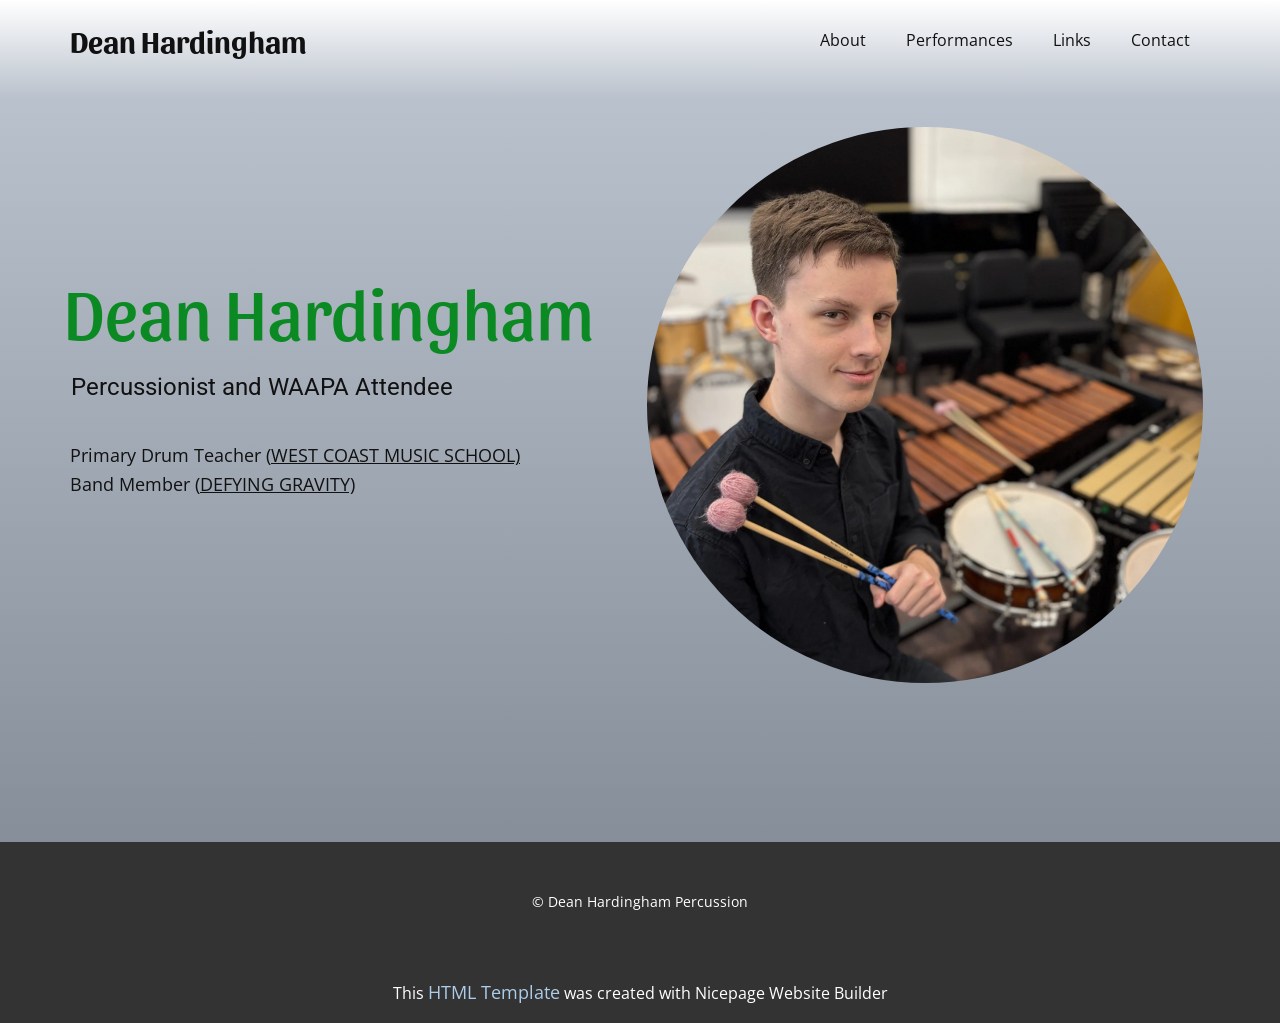
<file: index.html>
<!DOCTYPE html>
<html style="font-size: 16px;" lang="en"><head>
    <meta name="viewport" content="width=device-width, initial-scale=1.0">
    <meta charset="utf-8">
    <meta name="keywords" content="Dean Hardingham">
    <meta name="description" content="">
    <title>Home</title>
    <link rel="stylesheet" href="nicepage.css" media="screen">
<link rel="stylesheet" href="index.css" media="screen">
    <script class="u-script" type="text/javascript" src="jquery.js" defer=""></script>
    <script class="u-script" type="text/javascript" src="nicepage.js" defer=""></script>
    <meta name="generator" content="Nicepage 8.4.0, nicepage.com">
    
    
    
    <link id="u-page-google-font" rel="stylesheet" href="https://fonts.googleapis.com/css2?display=swap&amp;family=Roboto:ital,wght@0,100;0,200;0,300;0,400;0,500;0,600;0,700;0,800;0,900;1,100;1,200;1,300;1,400;1,500;1,600;1,700;1,800;1,900&amp;family=Open+Sans:ital,wght@0,300;0,400;0,500;0,600;0,700;0,800;1,300;1,400;1,500;1,600;1,700;1,800&amp;family=Sansita:ital,wght@0,400;0,700;0,800;0,900;1,400;1,700;1,800;1,900">
    <script type="application/ld+json">{
		"@context": "http://schema.org",
		"@type": "Organization",
		"name": "Site1"
}</script>
    <meta name="theme-color" content="#478ac9">
    <meta property="og:title" content="Home">
    <meta property="og:type" content="website">
  <meta data-intl-tel-input-cdn-path="intlTelInput/"></head>
  <body data-home-page="Home.html" data-home-page-title="Home" data-path-to-root="./" data-include-products="false" class="u-body u-clearfix u-xl-mode" data-lang="en"><header class="u-clearfix u-gradient u-header u-header" id="header"><div class="u-clearfix u-sheet u-valign-middle-lg u-valign-middle-md u-valign-middle-sm u-valign-middle-xs u-sheet-1">
        <p class="u-custom-font u-text u-text-default u-text-1">
          <a class="u-active-none u-border-none u-btn u-button-link u-button-style u-hover-none u-none u-text-body-color u-btn-1" href="./" data-page-id="49605320" title="Home">Dean Hardingham</a>
        </p>
        <nav class="u-menu u-menu-one-level u-offcanvas u-menu-1" role="navigation" aria-label="Menu navigation">
          <div class="menu-collapse" style="font-size: 1rem; letter-spacing: 0px;">
            <a class="u-button-style u-custom-left-right-menu-spacing u-custom-padding-bottom u-custom-text-active-color u-custom-text-hover-color u-custom-top-bottom-menu-spacing u-hamburger-link u-nav-link u-text-active-palette-1-base u-text-hover-palette-2-base" href="#" tabindex="-1" aria-label="Open menu" aria-controls="ca9d">
              <svg class="u-svg-link" viewBox="0 0 24 24"><use xlink:href="#menu-hamburger"></use></svg>
              <svg class="u-svg-content" version="1.1" id="menu-hamburger" viewBox="0 0 16 16" x="0px" y="0px" xmlns:xlink="http://www.w3.org/1999/xlink" xmlns="http://www.w3.org/2000/svg"><g><rect y="1" width="16" height="2"></rect><rect y="7" width="16" height="2"></rect><rect y="13" width="16" height="2"></rect>
</g></svg>
            </a>
          </div>
          <div class="u-custom-menu u-nav-container">
            <ul class="u-nav u-unstyled u-nav-1" role="menubar"><li role="none" class="u-nav-item"><a role="menuitem" class="u-button-style u-nav-link u-text-active-custom-color-2 u-text-hover-palette-2-base u-nav-link-2" href="About.html">About</a>
</li><li role="none" class="u-nav-item"><a role="menuitem" class="u-button-style u-nav-link u-text-active-custom-color-2 u-text-hover-palette-2-base u-nav-link-2" href="Performances.html">Performances</a>
</li><li role="none" class="u-nav-item"><a role="menuitem" class="u-button-style u-nav-link u-text-active-custom-color-2 u-text-hover-palette-2-base u-nav-link-2" href="Links.html">Links</a>
</li><li role="none" class="u-nav-item"><a role="menuitem" class="u-button-style u-nav-link u-text-active-custom-color-2 u-text-hover-palette-2-base u-nav-link-2" href="Contact.html">Contact</a>
</li></ul>
          </div>
          <div class="u-custom-menu u-nav-container-collapse" id="ca9d" role="region" aria-label="Menu panel">
            <div class="u-black u-container-style u-inner-container-layout u-opacity u-opacity-95 u-sidenav">
              <div class="u-inner-container-layout u-sidenav-overflow">
                <div class="u-menu-close" tabindex="-1" aria-label="Close menu"></div>
                <ul class="u-align-center u-nav u-popupmenu-items u-unstyled u-nav-2" role="menubar"><li role="none" class="u-nav-item"><a role="menuitem" class="u-button-style u-nav-link" href="About.html">About</a>
</li><li role="none" class="u-nav-item"><a role="menuitem" class="u-button-style u-nav-link" href="Performances.html">Performances</a>
</li><li role="none" class="u-nav-item"><a role="menuitem" class="u-button-style u-nav-link" href="Links.html">Links</a>
</li><li role="none" class="u-nav-item"><a role="menuitem" class="u-button-style u-nav-link" href="Contact.html">Contact</a>
</li></ul>
              </div>
            </div>
            <div class="u-black u-menu-overlay u-opacity u-opacity-70"></div>
          </div>
        </nav>
      </div></header>
    <section class="u-clearfix u-gradient u-section-1" id="block-1">
      <div class="u-clearfix u-sheet u-valign-middle-xl u-sheet-1">
        <div class="data-layout-selected u-clearfix u-expanded-width u-layout-wrap u-layout-wrap-1">
          <div class="u-layout">
            <div class="u-layout-row">
              <div class="u-container-style u-layout-cell u-size-30 u-layout-cell-1">
                <div class="u-container-layout u-container-layout-1">
                  <h1 class="u-custom-font u-text u-text-custom-color-3 u-text-default u-text-1">Dean Hardingham</h1>
                  <h4 class="u-text u-text-default u-text-2">Percussionist and WAAPA Attendee</h4>
                  <p class="u-text u-text-default u-text-3"> Primary Drum Teacher (<u>WEST COAST MUSIC SCHOOL)</u>
                    <br>Band Member (<u>DEFYING GRAVITY)</u>
                  </p>
                </div>
              </div>
              <div class="u-container-style u-layout-cell u-size-30 u-layout-cell-2">
                <div class="u-container-layout u-container-layout-2">
                  <img class="u-image u-image-circle u-preserve-proportions u-image-1" src="images/DigitalPressKitImage-Headshot.webp" alt="" data-image-width="1920" data-image-height="1920">
                </div>
              </div>
            </div>
          </div>
        </div>
      </div>
    </section>
    
    
    
    <footer class="u-align-center u-clearfix u-container-align-center u-footer u-grey-80 u-footer" id="footer"><div class="u-clearfix u-sheet u-valign-middle-xl u-sheet-1">
        <p class="u-small-text u-text u-text-variant u-text-1"> ©&nbsp;Dean Hardingham Percussion</p>
      </div></footer>
    <section class="u-backlink u-clearfix u-grey-80"> This <a href="https://nicepage.com/html-templates">HTML Template</a> was created with Nicepage Website Builder 
    </section>
  
</body></html>
</file>
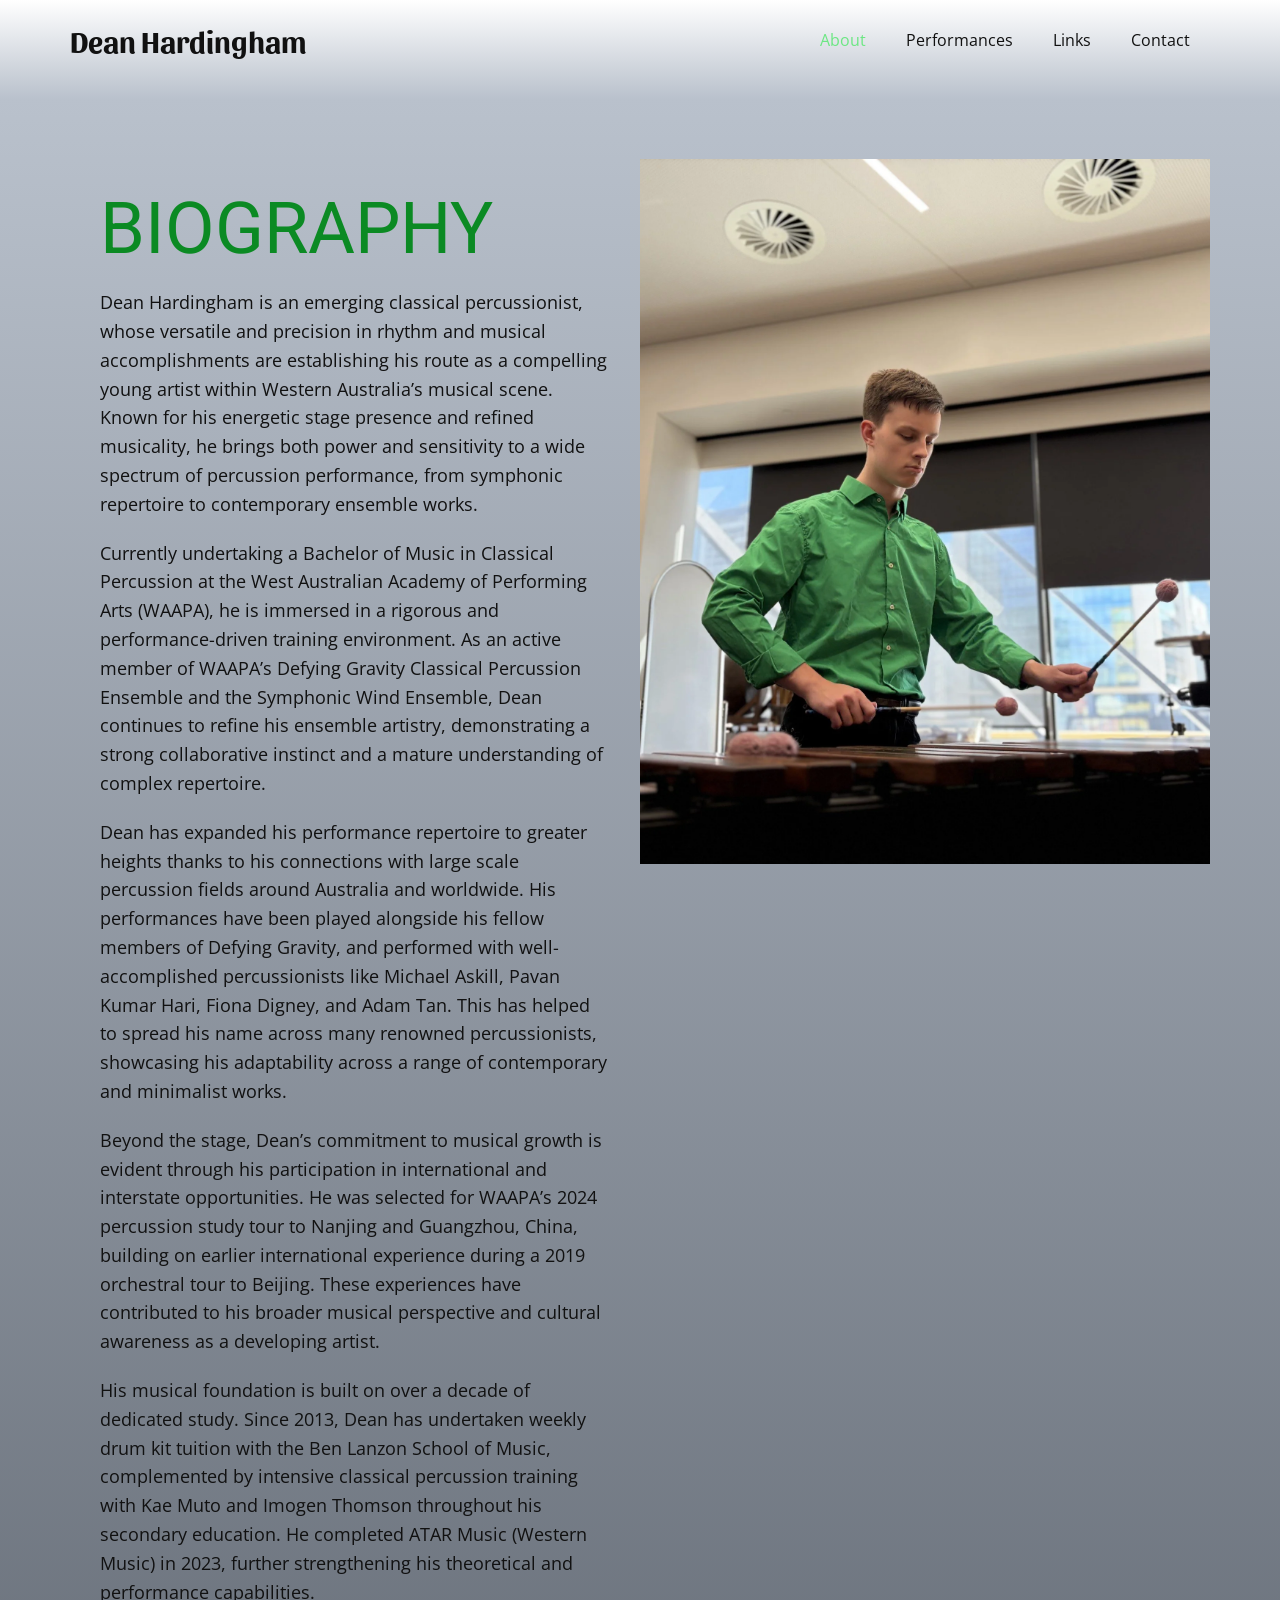
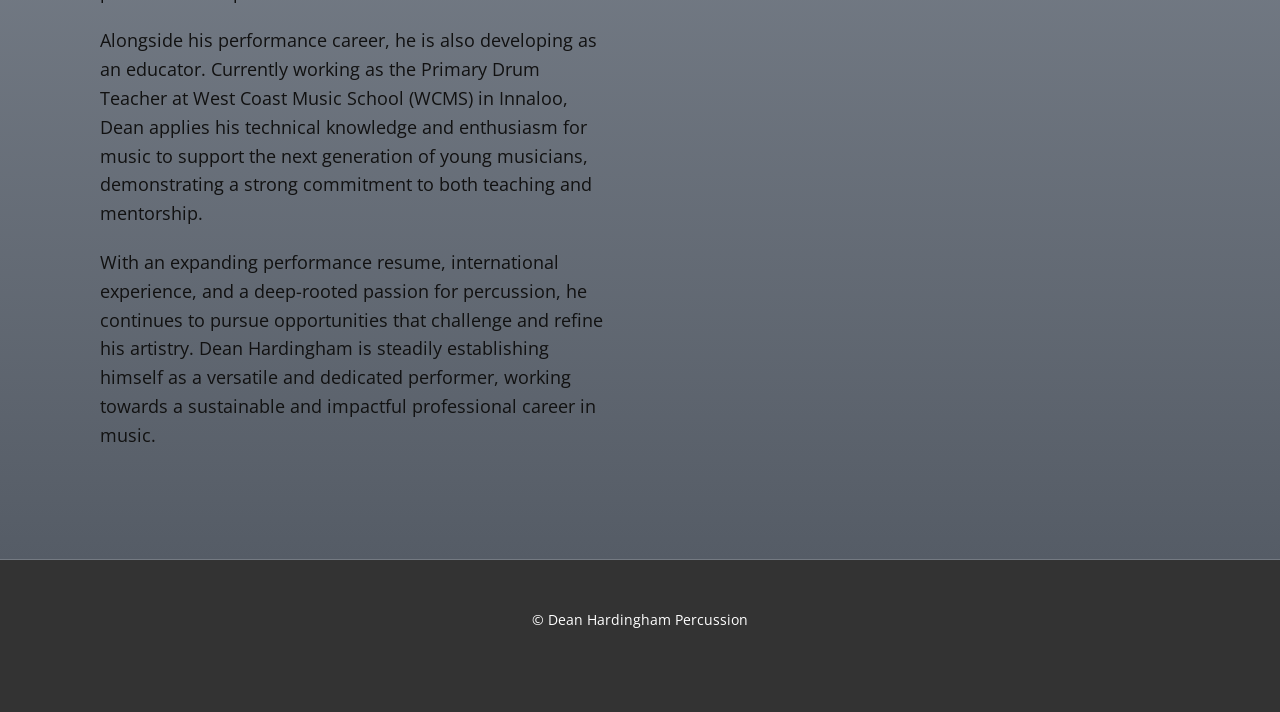
<file: About.html>
<!DOCTYPE html>
<html style="font-size: 16px;" lang="en"><head>
    <meta name="viewport" content="width=device-width, initial-scale=1.0">
    <meta charset="utf-8">
    <meta name="keywords" content="​BIOGRAPHY">
    <meta name="description" content="">
    <title>About</title>
    <link rel="stylesheet" href="nicepage.css" media="screen">
<link rel="stylesheet" href="About.css" media="screen">
    <script class="u-script" type="text/javascript" src="jquery.js" defer=""></script>
    <script class="u-script" type="text/javascript" src="nicepage.js" defer=""></script>
    <meta name="generator" content="Nicepage 8.4.0, nicepage.com">
    
    
    
    <link id="u-page-google-font" rel="stylesheet" href="https://fonts.googleapis.com/css2?display=swap&amp;family=Roboto:ital,wght@0,100;0,200;0,300;0,400;0,500;0,600;0,700;0,800;0,900;1,100;1,200;1,300;1,400;1,500;1,600;1,700;1,800;1,900&amp;family=Open+Sans:ital,wght@0,300;0,400;0,500;0,600;0,700;0,800;1,300;1,400;1,500;1,600;1,700;1,800&amp;family=Sansita:ital,wght@0,400;0,700;0,800;0,900;1,400;1,700;1,800;1,900">
    <script type="application/ld+json">{
		"@context": "http://schema.org",
		"@type": "Organization",
		"name": "Site1"
}</script>
    <meta name="theme-color" content="#478ac9">
    <meta property="og:title" content="About">
    <meta property="og:type" content="website">
  <meta data-intl-tel-input-cdn-path="intlTelInput/"></head>
  <body data-path-to-root="./" data-include-products="false" class="u-body u-clearfix u-xl-mode" data-lang="en"><header class="u-clearfix u-gradient u-header u-header" id="header"><div class="u-clearfix u-sheet u-valign-middle-lg u-valign-middle-md u-valign-middle-sm u-valign-middle-xs u-sheet-1">
        <p class="u-custom-font u-text u-text-default u-text-1">
          <a class="u-active-none u-border-none u-btn u-button-link u-button-style u-hover-none u-none u-text-body-color u-btn-1" href="./" data-page-id="49605320" title="Home">Dean Hardingham</a>
        </p>
        <nav class="u-menu u-menu-one-level u-offcanvas u-menu-1" role="navigation" aria-label="Menu navigation">
          <div class="menu-collapse" style="font-size: 1rem; letter-spacing: 0px;">
            <a class="u-button-style u-custom-left-right-menu-spacing u-custom-padding-bottom u-custom-text-active-color u-custom-text-hover-color u-custom-top-bottom-menu-spacing u-hamburger-link u-nav-link u-text-active-palette-1-base u-text-hover-palette-2-base" href="#" tabindex="-1" aria-label="Open menu" aria-controls="ca9d">
              <svg class="u-svg-link" viewBox="0 0 24 24"><use xlink:href="#menu-hamburger"></use></svg>
              <svg class="u-svg-content" version="1.1" id="menu-hamburger" viewBox="0 0 16 16" x="0px" y="0px" xmlns:xlink="http://www.w3.org/1999/xlink" xmlns="http://www.w3.org/2000/svg"><g><rect y="1" width="16" height="2"></rect><rect y="7" width="16" height="2"></rect><rect y="13" width="16" height="2"></rect>
</g></svg>
            </a>
          </div>
          <div class="u-custom-menu u-nav-container">
            <ul class="u-nav u-unstyled u-nav-1" role="menubar"><li role="none" class="u-nav-item"><a role="menuitem" class="u-button-style u-nav-link u-text-active-custom-color-2 u-text-hover-palette-2-base u-nav-link-2" href="About.html">About</a>
</li><li role="none" class="u-nav-item"><a role="menuitem" class="u-button-style u-nav-link u-text-active-custom-color-2 u-text-hover-palette-2-base u-nav-link-2" href="Performances.html">Performances</a>
</li><li role="none" class="u-nav-item"><a role="menuitem" class="u-button-style u-nav-link u-text-active-custom-color-2 u-text-hover-palette-2-base u-nav-link-2" href="Links.html">Links</a>
</li><li role="none" class="u-nav-item"><a role="menuitem" class="u-button-style u-nav-link u-text-active-custom-color-2 u-text-hover-palette-2-base u-nav-link-2" href="Contact.html">Contact</a>
</li></ul>
          </div>
          <div class="u-custom-menu u-nav-container-collapse" id="ca9d" role="region" aria-label="Menu panel">
            <div class="u-black u-container-style u-inner-container-layout u-opacity u-opacity-95 u-sidenav">
              <div class="u-inner-container-layout u-sidenav-overflow">
                <div class="u-menu-close" tabindex="-1" aria-label="Close menu"></div>
                <ul class="u-align-center u-nav u-popupmenu-items u-unstyled u-nav-2" role="menubar"><li role="none" class="u-nav-item"><a role="menuitem" class="u-button-style u-nav-link" href="About.html">About</a>
</li><li role="none" class="u-nav-item"><a role="menuitem" class="u-button-style u-nav-link" href="Performances.html">Performances</a>
</li><li role="none" class="u-nav-item"><a role="menuitem" class="u-button-style u-nav-link" href="Links.html">Links</a>
</li><li role="none" class="u-nav-item"><a role="menuitem" class="u-button-style u-nav-link" href="Contact.html">Contact</a>
</li></ul>
              </div>
            </div>
            <div class="u-black u-menu-overlay u-opacity u-opacity-70"></div>
          </div>
        </nav>
      </div></header>
    <section class="u-clearfix u-gradient u-section-1" id="block-1">
      <div class="u-clearfix u-sheet u-valign-middle-xl u-sheet-1">
        <div class="data-layout-selected u-clearfix u-expanded-width u-layout-wrap u-layout-wrap-1">
          <div class="u-layout">
            <div class="u-layout-row">
              <div class="u-container-style u-layout-cell u-size-30 u-layout-cell-1">
                <div class="u-container-layout u-container-layout-1">
                  <h1 class="u-text u-text-custom-color-3 u-text-default u-text-1"> BIOGRAPHY</h1>
                  <div class="fr-view u-clearfix u-rich-text u-text u-text-2">
                    <p id="isPasted">Dean Hardingham is an emerging classical percussionist, whose versatile and precision in rhythm and musical accomplishments are establishing his route as a compelling young artist within Western Australia’s musical scene. Known for his energetic stage presence and refined musicality, he brings both power and sensitivity to a wide spectrum of percussion performance, from symphonic repertoire to contemporary ensemble works.</p>
                    <p>Currently undertaking a Bachelor of Music in Classical Percussion at the West Australian Academy of Performing Arts (WAAPA), he is immersed in a rigorous and performance-driven training environment. As an active member of WAAPA’s Defying Gravity Classical Percussion Ensemble and the Symphonic Wind Ensemble, Dean continues to refine his ensemble artistry, demonstrating a strong collaborative instinct and a mature understanding of complex repertoire.</p>
                    <p>Dean has expanded his performance repertoire to greater heights thanks to his connections with large scale percussion fields around Australia and worldwide. His performances have been played alongside his fellow members of Defying Gravity, and performed with well-accomplished percussionists like Michael Askill, Pavan Kumar Hari, Fiona Digney, and Adam Tan. This has helped to spread his name across many renowned percussionists, showcasing his adaptability across a range of contemporary and minimalist works.</p>
                    <p>Beyond the stage, Dean’s commitment to musical growth is evident through his participation in international and interstate opportunities. He was selected for WAAPA’s 2024 percussion study tour to Nanjing and Guangzhou, China, building on earlier international experience during a 2019 orchestral tour to Beijing. These experiences have contributed to his broader musical perspective and cultural awareness as a developing artist.</p>
                    <p>His musical foundation is built on over a decade of dedicated study. Since 2013, Dean has undertaken weekly drum kit tuition with the Ben Lanzon School of Music, complemented by intensive classical percussion training with Kae Muto and Imogen Thomson throughout his secondary education. He completed ATAR Music (Western Music) in 2023, further strengthening his theoretical and performance capabilities.</p>
                    <p>Alongside his performance career, he is also developing as an educator. Currently working as the Primary Drum Teacher at West Coast Music School (WCMS) in Innaloo, Dean applies his technical knowledge and enthusiasm for music to support the next generation of young musicians, demonstrating a strong commitment to both teaching and mentorship.</p>
                    <p>With an expanding performance resume, international experience, and a deep-rooted passion for percussion, he continues to pursue opportunities that challenge and refine his artistry. Dean Hardingham is steadily establishing himself as a versatile and dedicated performer, working towards a sustainable and impactful professional career in music.</p>
                  </div>
                </div>
              </div>
              <div class="u-container-style u-layout-cell u-size-30 u-layout-cell-2">
                <div class="u-container-layout u-container-layout-2">
                  <img class="u-expanded-width u-image u-image-1" src="images/DigitalPressKitImage-Performing.webp" data-image-width="1920" data-image-height="1920">
                </div>
              </div>
            </div>
          </div>
        </div>
      </div>
    </section>
    
    
    
    <footer class="u-align-center u-clearfix u-container-align-center u-footer u-grey-80 u-footer" id="footer"><div class="u-clearfix u-sheet u-valign-middle-xl u-sheet-1">
        <p class="u-small-text u-text u-text-variant u-text-1"> ©&nbsp;Dean Hardingham Percussion</p>
      </div></footer>
    <section class="u-backlink u-clearfix u-grey-80"></section>
  
</body></html>
</file>
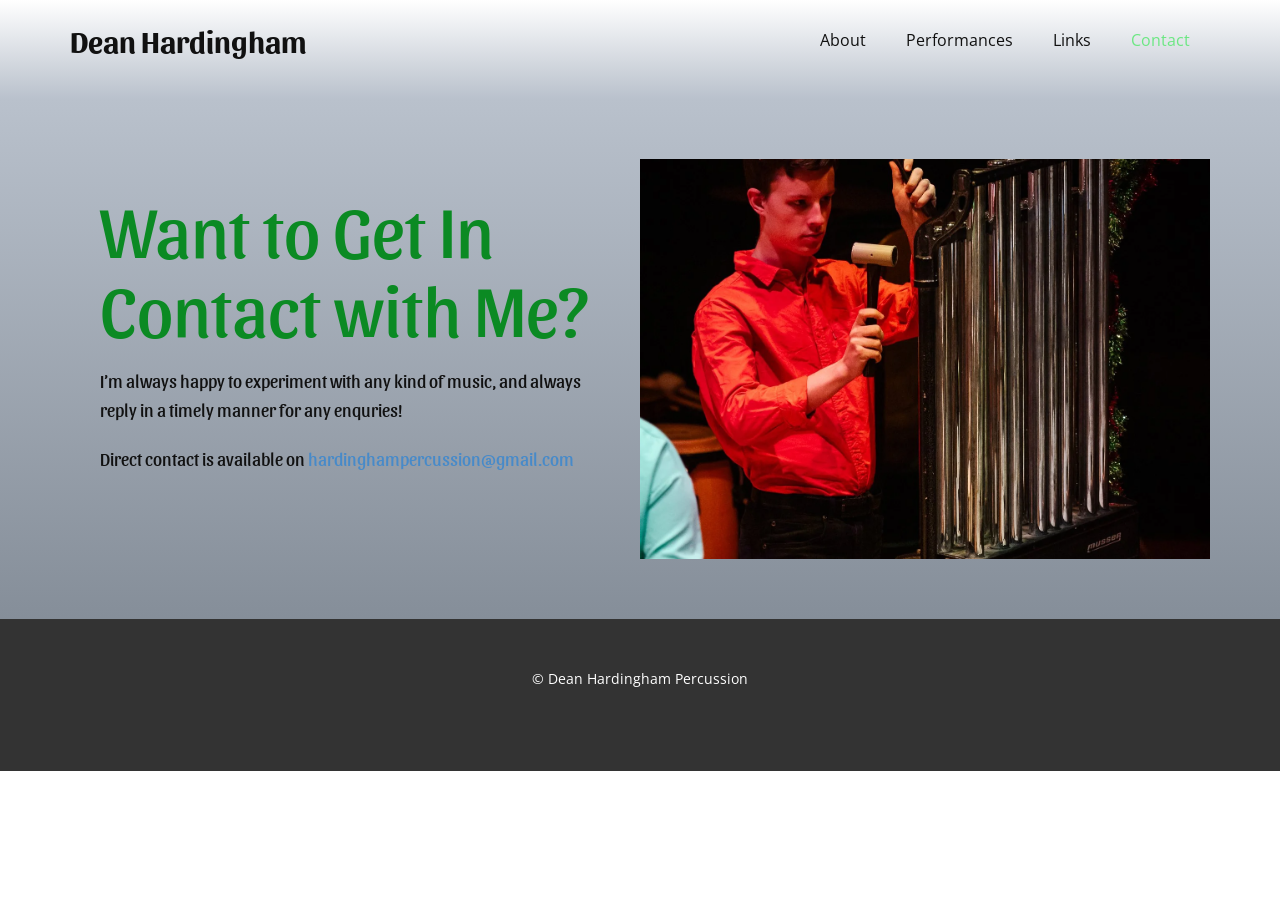
<file: Contact.html>
<!DOCTYPE html>
<html style="font-size: 16px;" lang="en"><head>
    <meta name="viewport" content="width=device-width, initial-scale=1.0">
    <meta charset="utf-8">
    <meta name="keywords" content="​Want to Get In Contact with Me?">
    <meta name="description" content="">
    <title>Contact</title>
    <link rel="stylesheet" href="nicepage.css" media="screen">
<link rel="stylesheet" href="Contact.css" media="screen">
    <script class="u-script" type="text/javascript" src="jquery.js" defer=""></script>
    <script class="u-script" type="text/javascript" src="nicepage.js" defer=""></script>
    <meta name="generator" content="Nicepage 8.4.0, nicepage.com">
    
    
    
    <link id="u-page-google-font" rel="stylesheet" href="https://fonts.googleapis.com/css2?display=swap&amp;family=Roboto:ital,wght@0,100;0,200;0,300;0,400;0,500;0,600;0,700;0,800;0,900;1,100;1,200;1,300;1,400;1,500;1,600;1,700;1,800;1,900&amp;family=Open+Sans:ital,wght@0,300;0,400;0,500;0,600;0,700;0,800;1,300;1,400;1,500;1,600;1,700;1,800&amp;family=Sansita:ital,wght@0,400;0,700;0,800;0,900;1,400;1,700;1,800;1,900">
    <script type="application/ld+json">{
		"@context": "http://schema.org",
		"@type": "Organization",
		"name": "Site1"
}</script>
    <meta name="theme-color" content="#478ac9">
    <meta property="og:title" content="Contact">
    <meta property="og:type" content="website">
  <meta data-intl-tel-input-cdn-path="intlTelInput/"></head>
  <body data-path-to-root="./" data-include-products="false" class="u-body u-clearfix u-xl-mode" data-lang="en"><header class="u-clearfix u-gradient u-header u-header" id="header"><div class="u-clearfix u-sheet u-valign-middle-lg u-valign-middle-md u-valign-middle-sm u-valign-middle-xs u-sheet-1">
        <p class="u-custom-font u-text u-text-default u-text-1">
          <a class="u-active-none u-border-none u-btn u-button-link u-button-style u-hover-none u-none u-text-body-color u-btn-1" href="./" data-page-id="49605320" title="Home">Dean Hardingham</a>
        </p>
        <nav class="u-menu u-menu-one-level u-offcanvas u-menu-1" role="navigation" aria-label="Menu navigation">
          <div class="menu-collapse" style="font-size: 1rem; letter-spacing: 0px;">
            <a class="u-button-style u-custom-left-right-menu-spacing u-custom-padding-bottom u-custom-text-active-color u-custom-text-hover-color u-custom-top-bottom-menu-spacing u-hamburger-link u-nav-link u-text-active-palette-1-base u-text-hover-palette-2-base" href="#" tabindex="-1" aria-label="Open menu" aria-controls="ca9d">
              <svg class="u-svg-link" viewBox="0 0 24 24"><use xlink:href="#menu-hamburger"></use></svg>
              <svg class="u-svg-content" version="1.1" id="menu-hamburger" viewBox="0 0 16 16" x="0px" y="0px" xmlns:xlink="http://www.w3.org/1999/xlink" xmlns="http://www.w3.org/2000/svg"><g><rect y="1" width="16" height="2"></rect><rect y="7" width="16" height="2"></rect><rect y="13" width="16" height="2"></rect>
</g></svg>
            </a>
          </div>
          <div class="u-custom-menu u-nav-container">
            <ul class="u-nav u-unstyled u-nav-1" role="menubar"><li role="none" class="u-nav-item"><a role="menuitem" class="u-button-style u-nav-link u-text-active-custom-color-2 u-text-hover-palette-2-base u-nav-link-2" href="About.html">About</a>
</li><li role="none" class="u-nav-item"><a role="menuitem" class="u-button-style u-nav-link u-text-active-custom-color-2 u-text-hover-palette-2-base u-nav-link-2" href="Performances.html">Performances</a>
</li><li role="none" class="u-nav-item"><a role="menuitem" class="u-button-style u-nav-link u-text-active-custom-color-2 u-text-hover-palette-2-base u-nav-link-2" href="Links.html">Links</a>
</li><li role="none" class="u-nav-item"><a role="menuitem" class="u-button-style u-nav-link u-text-active-custom-color-2 u-text-hover-palette-2-base u-nav-link-2" href="Contact.html">Contact</a>
</li></ul>
          </div>
          <div class="u-custom-menu u-nav-container-collapse" id="ca9d" role="region" aria-label="Menu panel">
            <div class="u-black u-container-style u-inner-container-layout u-opacity u-opacity-95 u-sidenav">
              <div class="u-inner-container-layout u-sidenav-overflow">
                <div class="u-menu-close" tabindex="-1" aria-label="Close menu"></div>
                <ul class="u-align-center u-nav u-popupmenu-items u-unstyled u-nav-2" role="menubar"><li role="none" class="u-nav-item"><a role="menuitem" class="u-button-style u-nav-link" href="About.html">About</a>
</li><li role="none" class="u-nav-item"><a role="menuitem" class="u-button-style u-nav-link" href="Performances.html">Performances</a>
</li><li role="none" class="u-nav-item"><a role="menuitem" class="u-button-style u-nav-link" href="Links.html">Links</a>
</li><li role="none" class="u-nav-item"><a role="menuitem" class="u-button-style u-nav-link" href="Contact.html">Contact</a>
</li></ul>
              </div>
            </div>
            <div class="u-black u-menu-overlay u-opacity u-opacity-70"></div>
          </div>
        </nav>
      </div></header>
    <section class="u-clearfix u-gradient u-section-1" id="block-1">
      <div class="u-clearfix u-sheet u-sheet-1">
        <div class="data-layout-selected u-clearfix u-expanded-width u-layout-wrap u-layout-wrap-1">
          <div class="u-layout">
            <div class="u-layout-row">
              <div class="u-container-style u-layout-cell u-size-30 u-layout-cell-1">
                <div class="u-container-layout u-container-layout-1">
                  <h1 class="u-custom-font u-text u-text-custom-color-3 u-text-default u-text-1"> Want to Get In Contact with Me?</h1>
                  <p class="u-custom-font u-text u-text-default u-text-2"> I’m always happy to experiment with any kind of music, and always reply in a timely manner for any enquries!</p>
                  <p class="u-custom-font u-text u-text-default u-text-3">Direct contact is available on <a href="mailto:hardinghampercussion@gmail.com" class="u-active-none u-border-none u-btn u-button-style u-hover-none u-none u-text-palette-1-base u-btn-1">hardinghampercussion@gmail.com</a>
                  </p>
                </div>
              </div>
              <div class="u-container-align-center u-container-style u-image u-layout-cell u-size-30 u-image-1" data-image-width="1365" data-image-height="2048">
                <div class="u-container-layout u-container-layout-2"></div>
              </div>
            </div>
          </div>
        </div>
      </div>
    </section>
    
    
    
    <footer class="u-align-center u-clearfix u-container-align-center u-footer u-grey-80 u-footer" id="footer"><div class="u-clearfix u-sheet u-valign-middle-xl u-sheet-1">
        <p class="u-small-text u-text u-text-variant u-text-1"> ©&nbsp;Dean Hardingham Percussion</p>
      </div></footer>
    <section class="u-backlink u-clearfix u-grey-80"></section>
  
</body></html>
</file>
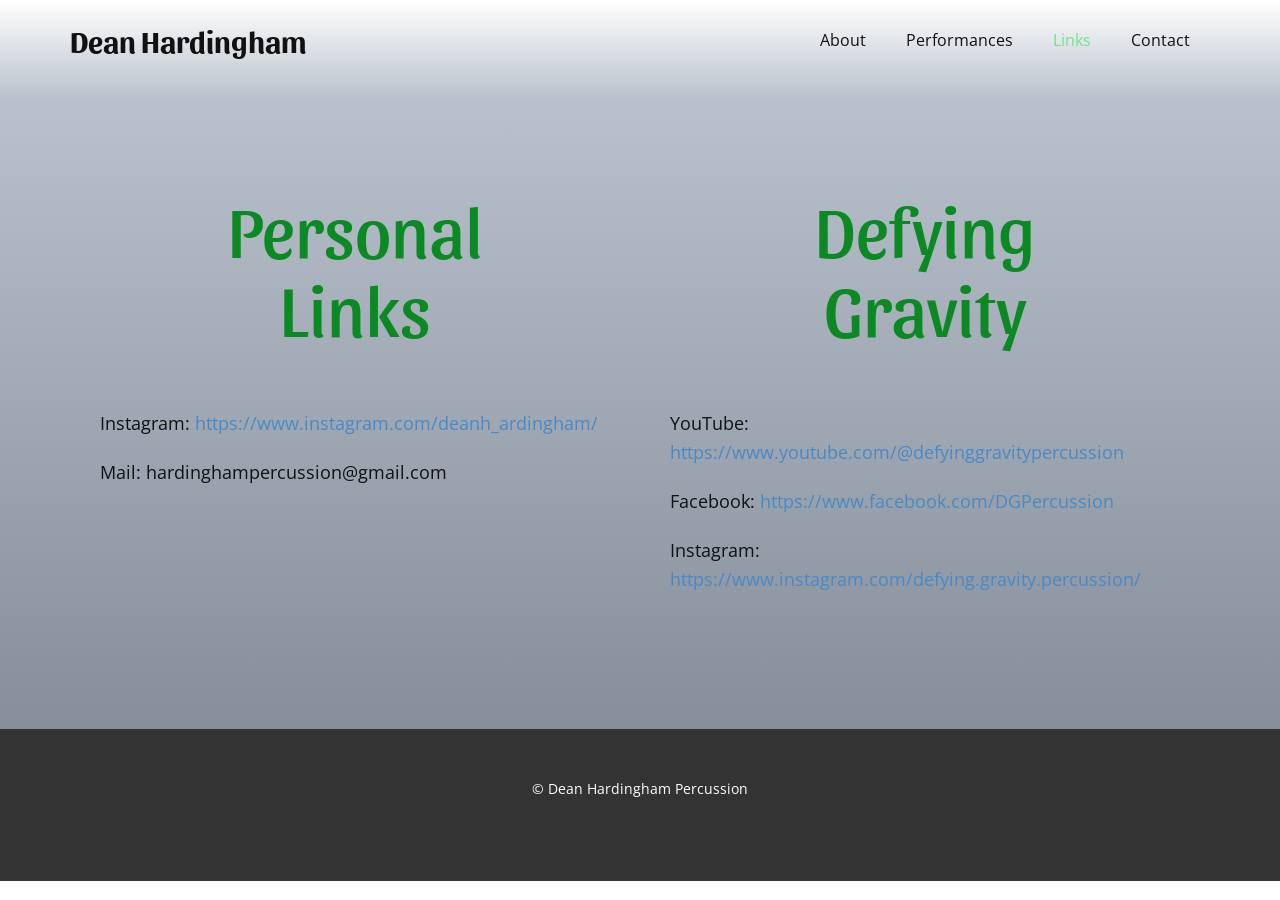
<file: Links.html>
<!DOCTYPE html>
<html style="font-size: 16px;" lang="en"><head>
    <meta name="viewport" content="width=device-width, initial-scale=1.0">
    <meta charset="utf-8">
    <meta name="keywords" content="​Personal Links, Defying Gravity">
    <meta name="description" content="">
    <title>Links</title>
    <link rel="stylesheet" href="nicepage.css" media="screen">
<link rel="stylesheet" href="Links.css" media="screen">
    <script class="u-script" type="text/javascript" src="jquery.js" defer=""></script>
    <script class="u-script" type="text/javascript" src="nicepage.js" defer=""></script>
    <meta name="generator" content="Nicepage 8.4.0, nicepage.com">
    
    
    
    <link id="u-page-google-font" rel="stylesheet" href="https://fonts.googleapis.com/css2?display=swap&amp;family=Roboto:ital,wght@0,100;0,200;0,300;0,400;0,500;0,600;0,700;0,800;0,900;1,100;1,200;1,300;1,400;1,500;1,600;1,700;1,800;1,900&amp;family=Open+Sans:ital,wght@0,300;0,400;0,500;0,600;0,700;0,800;1,300;1,400;1,500;1,600;1,700;1,800&amp;family=Sansita:ital,wght@0,400;0,700;0,800;0,900;1,400;1,700;1,800;1,900">
    <script type="application/ld+json">{
		"@context": "http://schema.org",
		"@type": "Organization",
		"name": "Site1"
}</script>
    <meta name="theme-color" content="#478ac9">
    <meta property="og:title" content="Links">
    <meta property="og:type" content="website">
  <meta data-intl-tel-input-cdn-path="intlTelInput/"></head>
  <body data-path-to-root="./" data-include-products="false" class="u-body u-clearfix u-xl-mode" data-lang="en"><header class="u-clearfix u-gradient u-header u-header" id="header"><div class="u-clearfix u-sheet u-valign-middle-lg u-valign-middle-md u-valign-middle-sm u-valign-middle-xs u-sheet-1">
        <p class="u-custom-font u-text u-text-default u-text-1">
          <a class="u-active-none u-border-none u-btn u-button-link u-button-style u-hover-none u-none u-text-body-color u-btn-1" href="./" data-page-id="49605320" title="Home">Dean Hardingham</a>
        </p>
        <nav class="u-menu u-menu-one-level u-offcanvas u-menu-1" role="navigation" aria-label="Menu navigation">
          <div class="menu-collapse" style="font-size: 1rem; letter-spacing: 0px;">
            <a class="u-button-style u-custom-left-right-menu-spacing u-custom-padding-bottom u-custom-text-active-color u-custom-text-hover-color u-custom-top-bottom-menu-spacing u-hamburger-link u-nav-link u-text-active-palette-1-base u-text-hover-palette-2-base" href="#" tabindex="-1" aria-label="Open menu" aria-controls="ca9d">
              <svg class="u-svg-link" viewBox="0 0 24 24"><use xlink:href="#menu-hamburger"></use></svg>
              <svg class="u-svg-content" version="1.1" id="menu-hamburger" viewBox="0 0 16 16" x="0px" y="0px" xmlns:xlink="http://www.w3.org/1999/xlink" xmlns="http://www.w3.org/2000/svg"><g><rect y="1" width="16" height="2"></rect><rect y="7" width="16" height="2"></rect><rect y="13" width="16" height="2"></rect>
</g></svg>
            </a>
          </div>
          <div class="u-custom-menu u-nav-container">
            <ul class="u-nav u-unstyled u-nav-1" role="menubar"><li role="none" class="u-nav-item"><a role="menuitem" class="u-button-style u-nav-link u-text-active-custom-color-2 u-text-hover-palette-2-base u-nav-link-2" href="About.html">About</a>
</li><li role="none" class="u-nav-item"><a role="menuitem" class="u-button-style u-nav-link u-text-active-custom-color-2 u-text-hover-palette-2-base u-nav-link-2" href="Performances.html">Performances</a>
</li><li role="none" class="u-nav-item"><a role="menuitem" class="u-button-style u-nav-link u-text-active-custom-color-2 u-text-hover-palette-2-base u-nav-link-2" href="Links.html">Links</a>
</li><li role="none" class="u-nav-item"><a role="menuitem" class="u-button-style u-nav-link u-text-active-custom-color-2 u-text-hover-palette-2-base u-nav-link-2" href="Contact.html">Contact</a>
</li></ul>
          </div>
          <div class="u-custom-menu u-nav-container-collapse" id="ca9d" role="region" aria-label="Menu panel">
            <div class="u-black u-container-style u-inner-container-layout u-opacity u-opacity-95 u-sidenav">
              <div class="u-inner-container-layout u-sidenav-overflow">
                <div class="u-menu-close" tabindex="-1" aria-label="Close menu"></div>
                <ul class="u-align-center u-nav u-popupmenu-items u-unstyled u-nav-2" role="menubar"><li role="none" class="u-nav-item"><a role="menuitem" class="u-button-style u-nav-link" href="About.html">About</a>
</li><li role="none" class="u-nav-item"><a role="menuitem" class="u-button-style u-nav-link" href="Performances.html">Performances</a>
</li><li role="none" class="u-nav-item"><a role="menuitem" class="u-button-style u-nav-link" href="Links.html">Links</a>
</li><li role="none" class="u-nav-item"><a role="menuitem" class="u-button-style u-nav-link" href="Contact.html">Contact</a>
</li></ul>
              </div>
            </div>
            <div class="u-black u-menu-overlay u-opacity u-opacity-70"></div>
          </div>
        </nav>
      </div></header>
    <section class="u-clearfix u-gradient u-section-1" id="block-2">
      <div class="u-clearfix u-sheet u-valign-middle-xl u-sheet-1">
        <div class="data-layout-selected u-clearfix u-expanded-width u-layout-wrap u-layout-wrap-1">
          <div class="u-layout">
            <div class="u-layout-row">
              <div class="u-container-style u-layout-cell u-size-30 u-layout-cell-1">
                <div class="u-container-layout u-container-layout-1">
                  <h1 class="u-align-center u-custom-font u-text u-text-custom-color-3 u-text-default u-text-1"> Personal Links</h1>
                  <div class="fr-view u-clearfix u-rich-text u-text u-text-2">
                    <p>Instagram: <a class="u-active-none u-border-none u-btn u-button-link u-button-style u-hover-none u-none u-text-palette-1-base u-btn-1" href="https://www.instagram.com/deanh_ardingham/" target="">https://www.instagram.com/deanh_ardingham/</a>
                    </p>
                    <p>Mail: hardinghampercussion@gmail.com<a href="mailto:hardinghampercussion@gmail.com"></a>
                    </p>
                  </div>
                </div>
              </div>
              <div class="u-container-style u-layout-cell u-size-30 u-layout-cell-2">
                <div class="u-container-layout u-valign-bottom-xl u-container-layout-2">
                  <h1 class="u-align-center u-custom-font u-text u-text-custom-color-3 u-text-default u-text-3">Defying Gravity</h1>
                  <div class="fr-view u-clearfix u-rich-text u-text u-text-4">
                    <div class="fr-wrapper" dir="auto">
                      <div class="fr-element fr-view" dir="auto" spellcheck="true">
                        <p id="isPasted">YouTube: <a class="u-active-none u-border-none u-btn u-button-link u-button-style u-hover-none u-none u-text-palette-1-base u-btn-2" href="https://www.youtube.com/@defyinggravitypercussion" target="_blank">https://www.youtube.com/@defyinggravitypercussion</a>
                        </p>
                        <p>Facebook: <a class="u-active-none u-border-none u-btn u-button-link u-button-style u-hover-none u-none u-text-palette-1-base u-btn-3" href="https://www.facebook.com/DGPercussion" target="_blank">https://www.facebook.com/DGPercussion</a>
                        </p>
                        <p>Instagram: <a class="u-active-none u-border-none u-btn u-button-link u-button-style u-hover-none u-none u-text-palette-1-base u-btn-4" href="https://www.instagram.com/defying.gravity.percussion/" target="_blank">https://www.instagram.com/defying.gravity.percussion/</a>
                        </p>
                      </div>
                    </div>
                    <div class="fr-second-toolbar">
                      <br>
                    </div>
                  </div>
                </div>
              </div>
            </div>
          </div>
        </div>
      </div>
    </section>
    
    
    
    <footer class="u-align-center u-clearfix u-container-align-center u-footer u-grey-80 u-footer" id="footer"><div class="u-clearfix u-sheet u-valign-middle-xl u-sheet-1">
        <p class="u-small-text u-text u-text-variant u-text-1"> ©&nbsp;Dean Hardingham Percussion</p>
      </div></footer>
    <section class="u-backlink u-clearfix u-grey-80"></section>
  
</body></html>
</file>
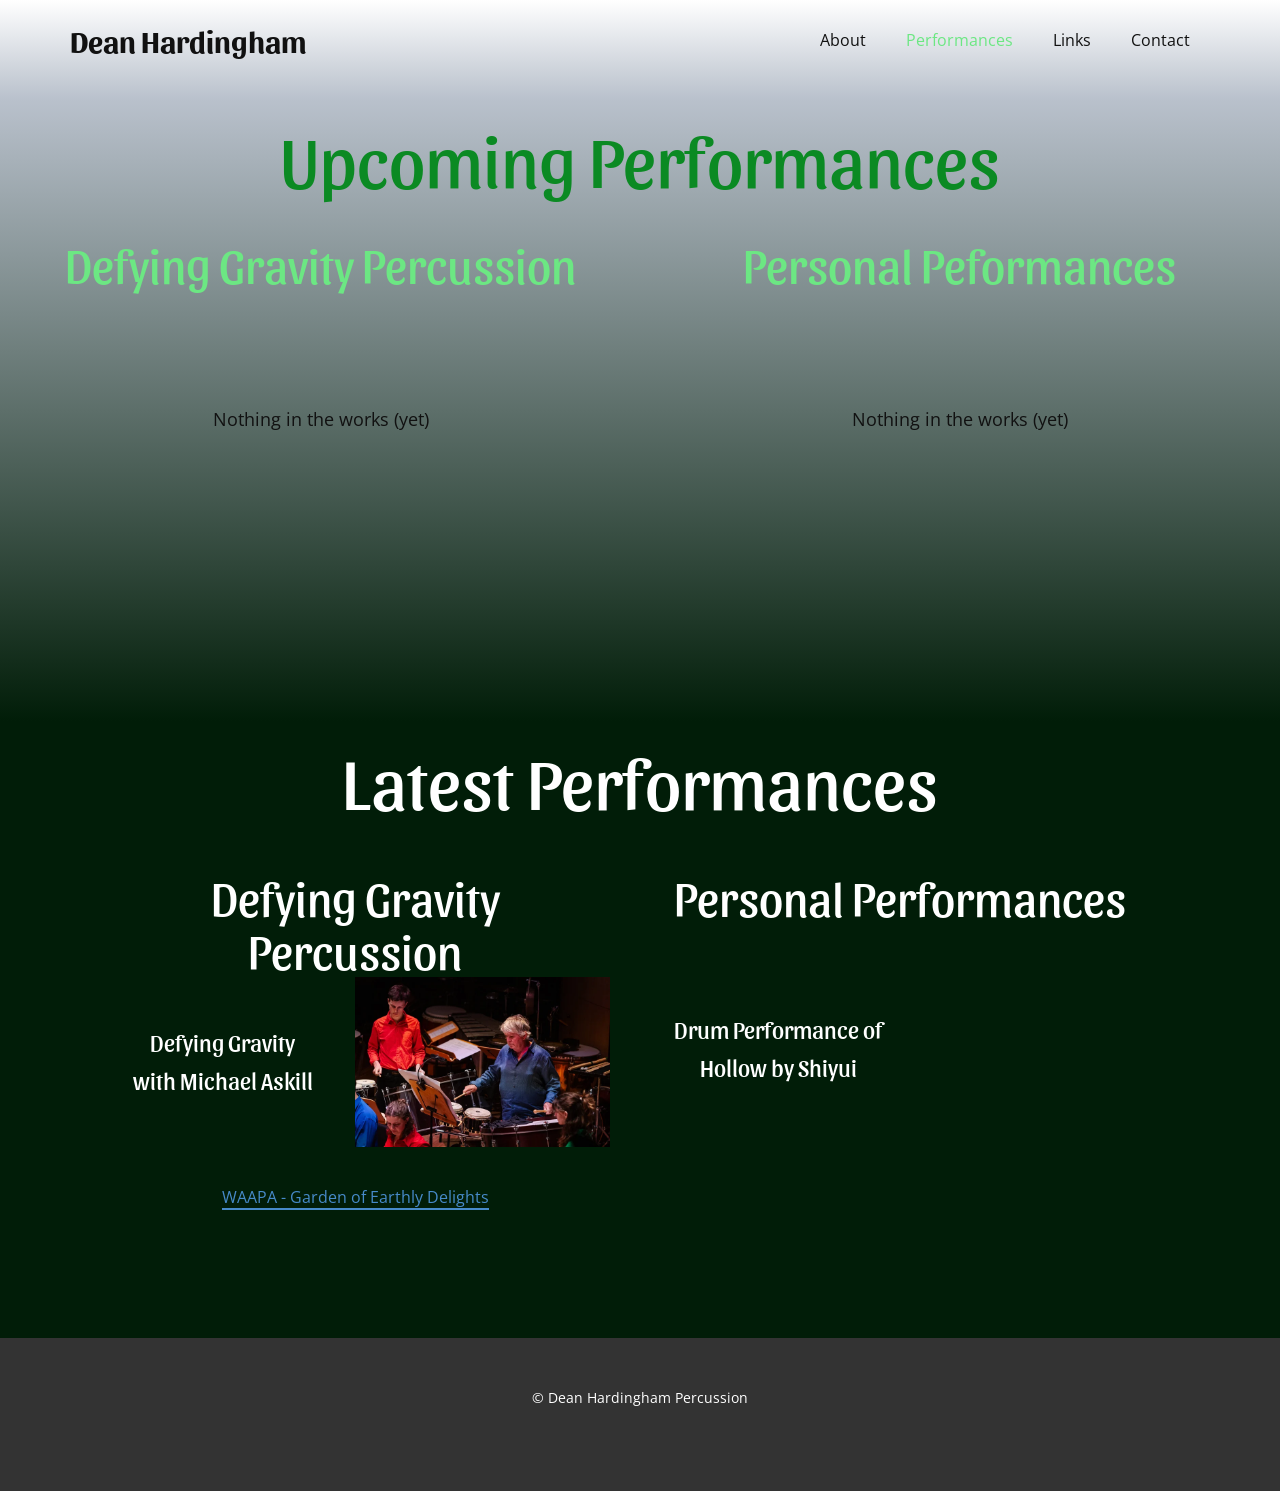
<file: Performances.html>
<!DOCTYPE html>
<html style="font-size: 16px;" lang="en"><head>
    <meta name="viewport" content="width=device-width, initial-scale=1.0">
    <meta charset="utf-8">
    <meta name="keywords" content="INTUITIVE">
    <meta name="description" content="">
    <title>Performances</title>
    <link rel="stylesheet" href="nicepage.css" media="screen">
<link rel="stylesheet" href="Performances.css" media="screen">
    <script class="u-script" type="text/javascript" src="jquery.js" defer=""></script>
    <script class="u-script" type="text/javascript" src="nicepage.js" defer=""></script>
    <meta name="generator" content="Nicepage 8.4.0, nicepage.com">
    
    
    
    
    <link id="u-page-google-font" rel="stylesheet" href="https://fonts.googleapis.com/css2?display=swap&amp;family=Roboto:ital,wght@0,100;0,200;0,300;0,400;0,500;0,600;0,700;0,800;0,900;1,100;1,200;1,300;1,400;1,500;1,600;1,700;1,800;1,900&amp;family=Open+Sans:ital,wght@0,300;0,400;0,500;0,600;0,700;0,800;1,300;1,400;1,500;1,600;1,700;1,800&amp;family=Sansita:ital,wght@0,400;0,700;0,800;0,900;1,400;1,700;1,800;1,900">
    <script type="application/ld+json">{
		"@context": "http://schema.org",
		"@type": "Organization",
		"name": "Site1"
}</script>
    <meta name="theme-color" content="#478ac9">
    <meta property="og:title" content="Performances">
    <meta property="og:type" content="website">
  <meta data-intl-tel-input-cdn-path="intlTelInput/"></head>
  <body data-path-to-root="./" data-include-products="false" class="u-body u-clearfix u-xl-mode" data-lang="en"><header class="u-clearfix u-gradient u-header u-header" id="header"><div class="u-clearfix u-sheet u-valign-middle-lg u-valign-middle-md u-valign-middle-sm u-valign-middle-xs u-sheet-1">
        <p class="u-custom-font u-text u-text-default u-text-1">
          <a class="u-active-none u-border-none u-btn u-button-link u-button-style u-hover-none u-none u-text-body-color u-btn-1" href="./" data-page-id="49605320" title="Home">Dean Hardingham</a>
        </p>
        <nav class="u-menu u-menu-one-level u-offcanvas u-menu-1" role="navigation" aria-label="Menu navigation">
          <div class="menu-collapse" style="font-size: 1rem; letter-spacing: 0px;">
            <a class="u-button-style u-custom-left-right-menu-spacing u-custom-padding-bottom u-custom-text-active-color u-custom-text-hover-color u-custom-top-bottom-menu-spacing u-hamburger-link u-nav-link u-text-active-palette-1-base u-text-hover-palette-2-base" href="#" tabindex="-1" aria-label="Open menu" aria-controls="ca9d">
              <svg class="u-svg-link" viewBox="0 0 24 24"><use xlink:href="#menu-hamburger"></use></svg>
              <svg class="u-svg-content" version="1.1" id="menu-hamburger" viewBox="0 0 16 16" x="0px" y="0px" xmlns:xlink="http://www.w3.org/1999/xlink" xmlns="http://www.w3.org/2000/svg"><g><rect y="1" width="16" height="2"></rect><rect y="7" width="16" height="2"></rect><rect y="13" width="16" height="2"></rect>
</g></svg>
            </a>
          </div>
          <div class="u-custom-menu u-nav-container">
            <ul class="u-nav u-unstyled u-nav-1" role="menubar"><li role="none" class="u-nav-item"><a role="menuitem" class="u-button-style u-nav-link u-text-active-custom-color-2 u-text-hover-palette-2-base u-nav-link-2" href="About.html">About</a>
</li><li role="none" class="u-nav-item"><a role="menuitem" class="u-button-style u-nav-link u-text-active-custom-color-2 u-text-hover-palette-2-base u-nav-link-2" href="Performances.html">Performances</a>
</li><li role="none" class="u-nav-item"><a role="menuitem" class="u-button-style u-nav-link u-text-active-custom-color-2 u-text-hover-palette-2-base u-nav-link-2" href="Links.html">Links</a>
</li><li role="none" class="u-nav-item"><a role="menuitem" class="u-button-style u-nav-link u-text-active-custom-color-2 u-text-hover-palette-2-base u-nav-link-2" href="Contact.html">Contact</a>
</li></ul>
          </div>
          <div class="u-custom-menu u-nav-container-collapse" id="ca9d" role="region" aria-label="Menu panel">
            <div class="u-black u-container-style u-inner-container-layout u-opacity u-opacity-95 u-sidenav">
              <div class="u-inner-container-layout u-sidenav-overflow">
                <div class="u-menu-close" tabindex="-1" aria-label="Close menu"></div>
                <ul class="u-align-center u-nav u-popupmenu-items u-unstyled u-nav-2" role="menubar"><li role="none" class="u-nav-item"><a role="menuitem" class="u-button-style u-nav-link" href="About.html">About</a>
</li><li role="none" class="u-nav-item"><a role="menuitem" class="u-button-style u-nav-link" href="Performances.html">Performances</a>
</li><li role="none" class="u-nav-item"><a role="menuitem" class="u-button-style u-nav-link" href="Links.html">Links</a>
</li><li role="none" class="u-nav-item"><a role="menuitem" class="u-button-style u-nav-link" href="Contact.html">Contact</a>
</li></ul>
              </div>
            </div>
            <div class="u-black u-menu-overlay u-opacity u-opacity-70"></div>
          </div>
        </nav>
      </div></header>
    <section class="u-clearfix u-gradient u-section-1" id="block-2">
      <div class="u-clearfix u-sheet u-sheet-1">
        <h1 class="u-align-center u-custom-font u-text u-text-custom-color-3 u-text-default u-text-1"> Upcoming Performances</h1>
        <div class="custom-expanded u-list u-list-1">
          <div class="u-repeater u-repeater-1">
            <div class="u-container-style u-list-item u-repeater-item">
              <div class="u-container-layout u-similar-container u-valign-top-xl u-container-layout-1">
                <h2 class="u-align-center u-custom-font u-text u-text-custom-color-2 u-text-default u-text-2"> Defying Gravity Percussion</h2>
                <div class="fr-view u-align-center u-clearfix u-rich-text u-text u-text-3">
                  <p id="isPasted">Nothing in the works (yet)</p>
                </div>
              </div>
            </div>
            <div class="u-container-style u-list-item u-repeater-item">
              <div class="u-container-layout u-similar-container u-valign-top-xl u-container-layout-2">
                <h2 class="u-align-center u-custom-font u-text u-text-custom-color-2 u-text-default u-text-4"> Personal Peformances</h2>
                <div class="fr-view u-align-center u-clearfix u-rich-text u-text u-text-5">
                  <p id="isPasted">Nothing in the works (yet)</p>
                </div>
              </div>
            </div>
          </div>
        </div>
      </div>
    </section>
    <section class="u-clearfix u-custom-color-1 u-section-2" id="block-3">
      <div class="u-clearfix u-sheet u-sheet-1">
        <h1 class="u-align-center u-custom-font u-text u-text-default u-text-1"> Latest Performances</h1>
        <div class="data-layout-selected u-clearfix u-expanded-width u-layout-wrap u-layout-wrap-1">
          <div class="u-layout">
            <div class="u-layout-row">
              <div class="u-container-style u-layout-cell u-size-30 u-layout-cell-1">
                <div class="u-container-layout u-container-layout-1">
                  <h2 class="u-align-center u-custom-font u-text u-text-default u-text-2"> Defying Gravity Percussion</h2>
                  <img class="u-image u-image-default u-image-1" src="images/waapa260313defyinggravity-157-WEBONLY.webp" alt="" data-image-width="750" data-image-height="500">
                  <p class="u-align-center u-custom-font u-large-text u-text u-text-variant u-text-3"> Defying Gravity with Michael Askill</p>
                  <a href="https://boxoffice.waapa.ecu.edu.au/Events/Garden-of-Earthly-Delights/Sat-Mar-14-2026-19-00" class="u-active-none u-border-2 u-border-no-left u-border-no-right u-border-no-top u-border-palette-1-base u-btn u-btn-rectangle u-button-style u-hover-none u-none u-btn-1" title="WAAPA - Garden of Earthly Delights" target="_blank">WAAPA - Garden of Earthly Delights</a>
                </div>
              </div>
              <div class="u-container-style u-layout-cell u-size-30 u-layout-cell-2">
                <div class="u-container-layout u-container-layout-2">
                  <h2 class="u-align-center u-custom-font u-text u-text-default u-text-4">Personal Performances</h2>
                  <div class="u-video u-video-contain u-video-1">
                    <div class="embed-responsive embed-responsive-1">
                      <iframe style="position: absolute;top: 0;left: 0;width: 100%;height: 100%;" class="embed-responsive-item" src="https://www.youtube.com/embed/RgcCY9D-Pgo?mute=0&amp;showinfo=0&amp;controls=0&amp;start=0" frameborder="0" allowfullscreen=""></iframe>
                    </div>
                  </div>
                  <p class="u-align-center u-custom-font u-large-text u-text u-text-variant u-text-5">Drum Performance of Hollow by Shiyui</p>
                </div>
              </div>
            </div>
          </div>
        </div>
      </div>
    </section>
    
    
    
    <footer class="u-align-center u-clearfix u-container-align-center u-footer u-grey-80 u-footer" id="footer"><div class="u-clearfix u-sheet u-valign-middle-xl u-sheet-1">
        <p class="u-small-text u-text u-text-variant u-text-1"> ©&nbsp;Dean Hardingham Percussion</p>
      </div></footer>
    <section class="u-backlink u-clearfix u-grey-80"></section>
  
</body></html>
</file>
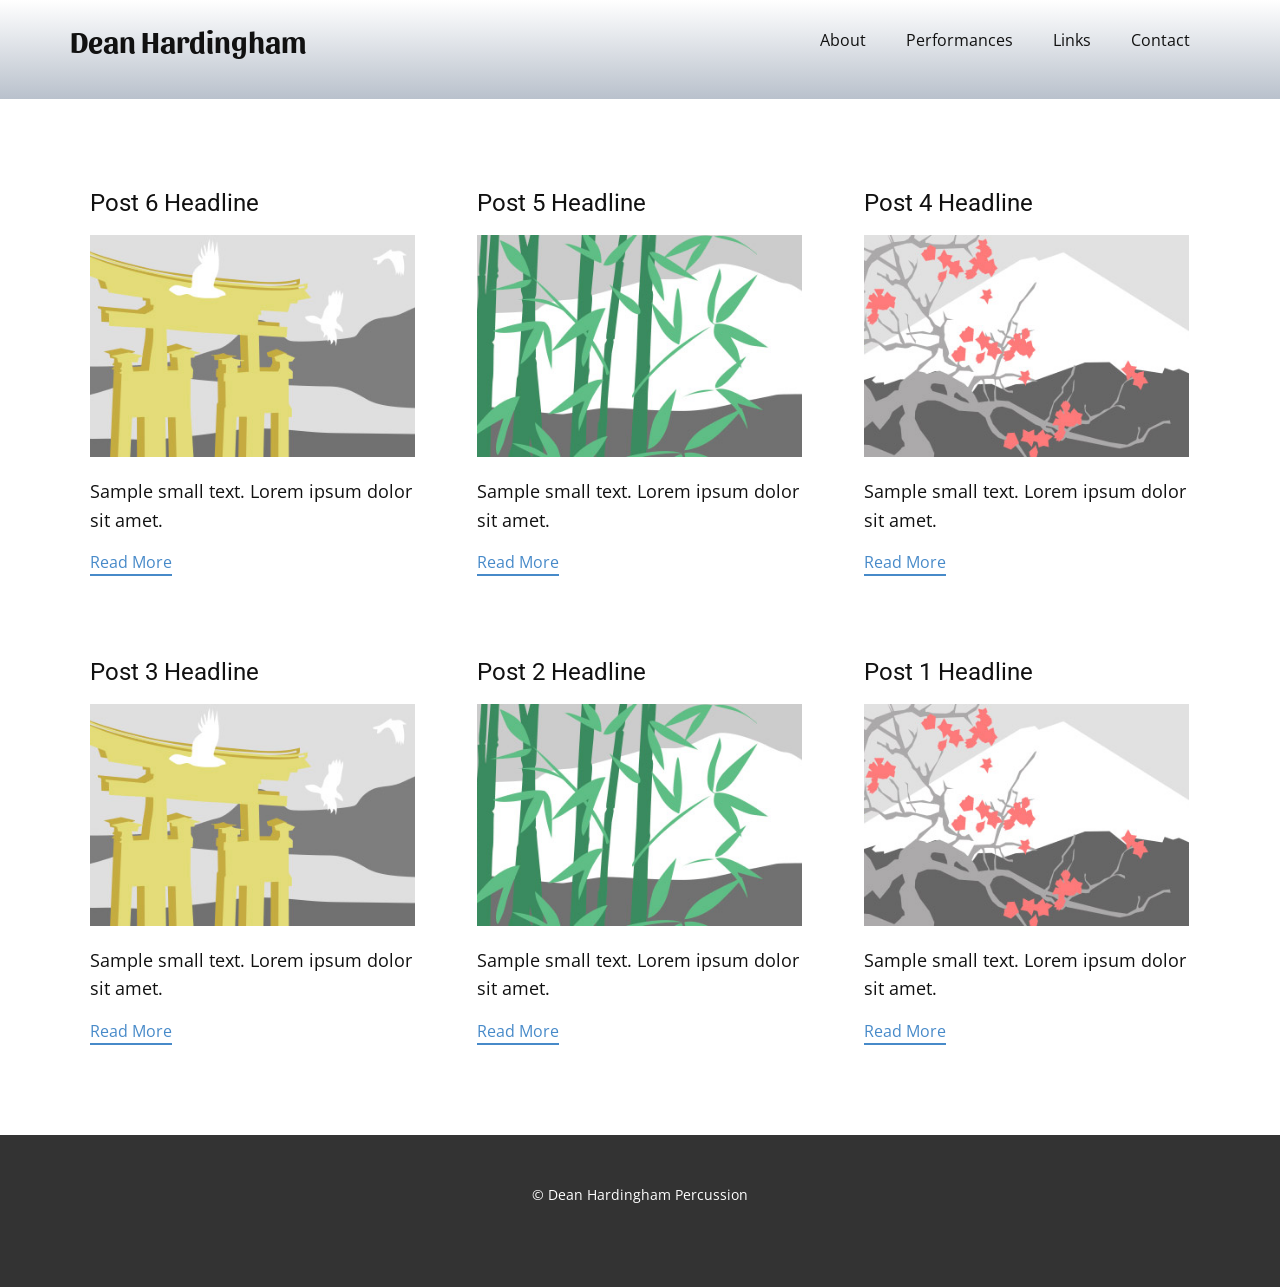
<file: blog/blog.html>
<!DOCTYPE html>
<html style="font-size: 16px;" lang="en"><head>
    <meta name="viewport" content="width=device-width, initial-scale=1.0">
    <meta charset="utf-8">
    <meta name="keywords" content="">
    <meta name="description" content="">
    <title>Blog</title>
    <link rel="stylesheet" href="../nicepage.css" media="screen">
<link rel="stylesheet" href="../Blog-Template.css" media="screen">
    <script class="u-script" type="text/javascript" src="../jquery.js" defer=""></script>
    <script class="u-script" type="text/javascript" src="../nicepage.js" defer=""></script>
    <meta name="generator" content="Nicepage 8.4.0, nicepage.com">
    
    
    
    <link id="u-page-google-font" rel="stylesheet" href="https://fonts.googleapis.com/css2?display=swap&amp;family=Roboto:ital,wght@0,100;0,200;0,300;0,400;0,500;0,600;0,700;0,800;0,900;1,100;1,200;1,300;1,400;1,500;1,600;1,700;1,800;1,900&amp;family=Open+Sans:ital,wght@0,300;0,400;0,500;0,600;0,700;0,800;1,300;1,400;1,500;1,600;1,700;1,800&amp;family=Sansita:ital,wght@0,400;0,700;0,800;0,900;1,400;1,700;1,800;1,900">
    <script type="application/ld+json">{
		"@context": "http://schema.org",
		"@type": "Organization",
		"name": "Site1"
}</script>
    <meta name="theme-color" content="#478ac9">
  <meta data-intl-tel-input-cdn-path="intlTelInput/"></head>
  <body data-path-to-root="../" data-include-products="false" class="u-body u-xl-mode" data-lang="en"><header class="u-clearfix u-gradient u-header u-header" id="header"><div class="u-clearfix u-sheet u-valign-middle-lg u-valign-middle-md u-valign-middle-sm u-valign-middle-xs u-sheet-1">
        <p class="u-custom-font u-text u-text-default u-text-1">
          <a class="u-active-none u-border-none u-btn u-button-link u-button-style u-hover-none u-none u-text-body-color u-btn-1" href="../" data-page-id="49605320" title="Home">Dean Hardingham</a>
        </p>
        <nav class="u-menu u-menu-one-level u-offcanvas u-menu-1" role="navigation" aria-label="Menu navigation">
          <div class="menu-collapse" style="font-size: 1rem; letter-spacing: 0px;">
            <a class="u-button-style u-custom-left-right-menu-spacing u-custom-padding-bottom u-custom-text-active-color u-custom-text-hover-color u-custom-top-bottom-menu-spacing u-hamburger-link u-nav-link u-text-active-palette-1-base u-text-hover-palette-2-base" href="#" tabindex="-1" aria-label="Open menu" aria-controls="ca9d">
              <svg class="u-svg-link" viewBox="0 0 24 24"><use xlink:href="#menu-hamburger"></use></svg>
              <svg class="u-svg-content" version="1.1" id="menu-hamburger" viewBox="0 0 16 16" x="0px" y="0px" xmlns:xlink="http://www.w3.org/1999/xlink" xmlns="http://www.w3.org/2000/svg"><g><rect y="1" width="16" height="2"></rect><rect y="7" width="16" height="2"></rect><rect y="13" width="16" height="2"></rect>
</g></svg>
            </a>
          </div>
          <div class="u-custom-menu u-nav-container">
            <ul class="u-nav u-unstyled u-nav-1" role="menubar"><li role="none" class="u-nav-item"><a role="menuitem" class="u-button-style u-nav-link u-text-active-custom-color-2 u-text-hover-palette-2-base u-nav-link-2" href="../About.html">About</a>
</li><li role="none" class="u-nav-item"><a role="menuitem" class="u-button-style u-nav-link u-text-active-custom-color-2 u-text-hover-palette-2-base u-nav-link-2" href="../Performances.html">Performances</a>
</li><li role="none" class="u-nav-item"><a role="menuitem" class="u-button-style u-nav-link u-text-active-custom-color-2 u-text-hover-palette-2-base u-nav-link-2" href="../Links.html">Links</a>
</li><li role="none" class="u-nav-item"><a role="menuitem" class="u-button-style u-nav-link u-text-active-custom-color-2 u-text-hover-palette-2-base u-nav-link-2" href="../Contact.html">Contact</a>
</li></ul>
          </div>
          <div class="u-custom-menu u-nav-container-collapse" id="ca9d" role="region" aria-label="Menu panel">
            <div class="u-black u-container-style u-inner-container-layout u-opacity u-opacity-95 u-sidenav">
              <div class="u-inner-container-layout u-sidenav-overflow">
                <div class="u-menu-close" tabindex="-1" aria-label="Close menu"></div>
                <ul class="u-align-center u-nav u-popupmenu-items u-unstyled u-nav-2" role="menubar"><li role="none" class="u-nav-item"><a role="menuitem" class="u-button-style u-nav-link" href="../About.html">About</a>
</li><li role="none" class="u-nav-item"><a role="menuitem" class="u-button-style u-nav-link" href="../Performances.html">Performances</a>
</li><li role="none" class="u-nav-item"><a role="menuitem" class="u-button-style u-nav-link" href="../Links.html">Links</a>
</li><li role="none" class="u-nav-item"><a role="menuitem" class="u-button-style u-nav-link" href="../Contact.html">Contact</a>
</li></ul>
              </div>
            </div>
            <div class="u-black u-menu-overlay u-opacity u-opacity-70"></div>
          </div>
        </nav>
      </div></header>
    <section class="u-clearfix u-section-1" id="block-2">
      <div class="u-clearfix u-sheet u-valign-middle u-sheet-1"><!--blog--><!--blog_options_json--><!--{"type":"Recent","source":"","tags":"","count":""}--><!--/blog_options_json-->
        <div class="u-blog u-expanded-width u-repeater u-repeater-1" data-blog-id="blog-1"><!--blog_post-->
          <div class="u-blog-post u-container-style u-repeater-item u-white u-repeater-item-1">
            <div class="u-container-layout u-similar-container u-valign-top u-container-layout-1"><!--blog_post_header-->
              <h4 class="u-blog-control u-text u-text-1">
                <a class="u-post-header-link" href="../blog/post-5.html">Post 6 Headline</a>
              </h4><!--/blog_post_header--><!--blog_post_image-->
              <img alt="" class="u-blog-control u-expanded-width u-image u-image-default u-image-1" src="../images/8ad73f3c.jpeg" data-href="../blog/post-5.html"><!--/blog_post_image--><!--blog_post_content-->
              <div class="u-blog-control u-post-content u-text u-text-2 fr-view">Sample small text. Lorem ipsum dolor sit amet.</div><!--/blog_post_content--><!--blog_post_readmore-->
              <a href="../blog/post-5.html" class="u-blog-control u-border-2 u-border-palette-1-base u-btn u-btn-rectangle u-button-style u-none u-btn-1"><!--blog_post_readmore_content--><!--options_json--><!--{"content":"","defaultValue":"Read More"}--><!--/options_json-->Read More<!--/blog_post_readmore_content--></a><!--/blog_post_readmore-->
            </div>
          </div><div class="u-blog-post u-container-style u-repeater-item u-video-cover u-white">
            <div class="u-container-layout u-similar-container u-valign-top u-container-layout-2"><!--blog_post_header-->
              <h4 class="u-blog-control u-text u-text-3">
                <a class="u-post-header-link" href="../blog/post-4.html">Post 5 Headline</a>
              </h4><!--/blog_post_header--><!--blog_post_image-->
              <img alt="" class="u-blog-control u-expanded-width u-image u-image-default u-image-2" src="../images/68f64b9d.jpeg" data-href="../blog/post-4.html"><!--/blog_post_image--><!--blog_post_content-->
              <div class="u-blog-control u-post-content u-text u-text-4 fr-view">Sample small text. Lorem ipsum dolor sit amet.</div><!--/blog_post_content--><!--blog_post_readmore-->
              <a href="../blog/post-4.html" class="u-blog-control u-border-2 u-border-palette-1-base u-btn u-btn-rectangle u-button-style u-none u-btn-2"><!--blog_post_readmore_content--><!--options_json--><!--{"content":"","defaultValue":"Read More"}--><!--/options_json-->Read More<!--/blog_post_readmore_content--></a><!--/blog_post_readmore-->
            </div>
          </div><div class="u-blog-post u-container-style u-repeater-item u-video-cover u-white">
            <div class="u-container-layout u-similar-container u-valign-top u-container-layout-3"><!--blog_post_header-->
              <h4 class="u-blog-control u-text u-text-5">
                <a class="u-post-header-link" href="../blog/post-3.html">Post 4 Headline</a>
              </h4><!--/blog_post_header--><!--blog_post_image-->
              <img alt="" class="u-blog-control u-expanded-width u-image u-image-default u-image-3" src="../images/0fd3416c.jpeg" data-href="../blog/post-3.html"><!--/blog_post_image--><!--blog_post_content-->
              <div class="u-blog-control u-post-content u-text u-text-6 fr-view">Sample small text. Lorem ipsum dolor sit amet.</div><!--/blog_post_content--><!--blog_post_readmore-->
              <a href="../blog/post-3.html" class="u-blog-control u-border-2 u-border-palette-1-base u-btn u-btn-rectangle u-button-style u-none u-btn-3"><!--blog_post_readmore_content--><!--options_json--><!--{"content":"","defaultValue":"Read More"}--><!--/options_json-->Read More<!--/blog_post_readmore_content--></a><!--/blog_post_readmore-->
            </div>
          </div><div class="u-blog-post u-container-style u-repeater-item u-white u-repeater-item-1">
            <div class="u-container-layout u-similar-container u-valign-top u-container-layout-1"><!--blog_post_header-->
              <h4 class="u-blog-control u-text u-text-1">
                <a class="u-post-header-link" href="../blog/post-2.html">Post 3 Headline</a>
              </h4><!--/blog_post_header--><!--blog_post_image-->
              <img alt="" class="u-blog-control u-expanded-width u-image u-image-default u-image-1" src="../images/8ad73f3c.jpeg" data-href="../blog/post-2.html"><!--/blog_post_image--><!--blog_post_content-->
              <div class="u-blog-control u-post-content u-text u-text-2 fr-view">Sample small text. Lorem ipsum dolor sit amet.</div><!--/blog_post_content--><!--blog_post_readmore-->
              <a href="../blog/post-2.html" class="u-blog-control u-border-2 u-border-palette-1-base u-btn u-btn-rectangle u-button-style u-none u-btn-1"><!--blog_post_readmore_content--><!--options_json--><!--{"content":"","defaultValue":"Read More"}--><!--/options_json-->Read More<!--/blog_post_readmore_content--></a><!--/blog_post_readmore-->
            </div>
          </div><div class="u-blog-post u-container-style u-repeater-item u-video-cover u-white">
            <div class="u-container-layout u-similar-container u-valign-top u-container-layout-2"><!--blog_post_header-->
              <h4 class="u-blog-control u-text u-text-3">
                <a class="u-post-header-link" href="../blog/post-1.html">Post 2 Headline</a>
              </h4><!--/blog_post_header--><!--blog_post_image-->
              <img alt="" class="u-blog-control u-expanded-width u-image u-image-default u-image-2" src="../images/68f64b9d.jpeg" data-href="../blog/post-1.html"><!--/blog_post_image--><!--blog_post_content-->
              <div class="u-blog-control u-post-content u-text u-text-4 fr-view">Sample small text. Lorem ipsum dolor sit amet.</div><!--/blog_post_content--><!--blog_post_readmore-->
              <a href="../blog/post-1.html" class="u-blog-control u-border-2 u-border-palette-1-base u-btn u-btn-rectangle u-button-style u-none u-btn-2"><!--blog_post_readmore_content--><!--options_json--><!--{"content":"","defaultValue":"Read More"}--><!--/options_json-->Read More<!--/blog_post_readmore_content--></a><!--/blog_post_readmore-->
            </div>
          </div><div class="u-blog-post u-container-style u-repeater-item u-video-cover u-white">
            <div class="u-container-layout u-similar-container u-valign-top u-container-layout-3"><!--blog_post_header-->
              <h4 class="u-blog-control u-text u-text-5">
                <a class="u-post-header-link" href="../blog/post.html">Post 1 Headline</a>
              </h4><!--/blog_post_header--><!--blog_post_image-->
              <img alt="" class="u-blog-control u-expanded-width u-image u-image-default u-image-3" src="../images/0fd3416c.jpeg" data-href="../blog/post.html"><!--/blog_post_image--><!--blog_post_content-->
              <div class="u-blog-control u-post-content u-text u-text-6 fr-view">Sample small text. Lorem ipsum dolor sit amet.</div><!--/blog_post_content--><!--blog_post_readmore-->
              <a href="../blog/post.html" class="u-blog-control u-border-2 u-border-palette-1-base u-btn u-btn-rectangle u-button-style u-none u-btn-3"><!--blog_post_readmore_content--><!--options_json--><!--{"content":"","defaultValue":"Read More"}--><!--/options_json-->Read More<!--/blog_post_readmore_content--></a><!--/blog_post_readmore-->
            </div>
          </div><!--/blog_post--><!--blog_post-->
          <!--/blog_post--><!--blog_post-->
          <!--/blog_post-->
        </div><!--/blog-->
      </div>
    </section>
    
    
    
    <footer class="u-align-center u-clearfix u-container-align-center u-footer u-grey-80 u-footer" id="footer"><div class="u-clearfix u-sheet u-valign-middle-xl u-sheet-1">
        <p class="u-small-text u-text u-text-variant u-text-1"> ©&nbsp;Dean Hardingham Percussion</p>
      </div></footer>
    <section class="u-backlink u-clearfix u-grey-80"></section>
  
</body></html>
</file>
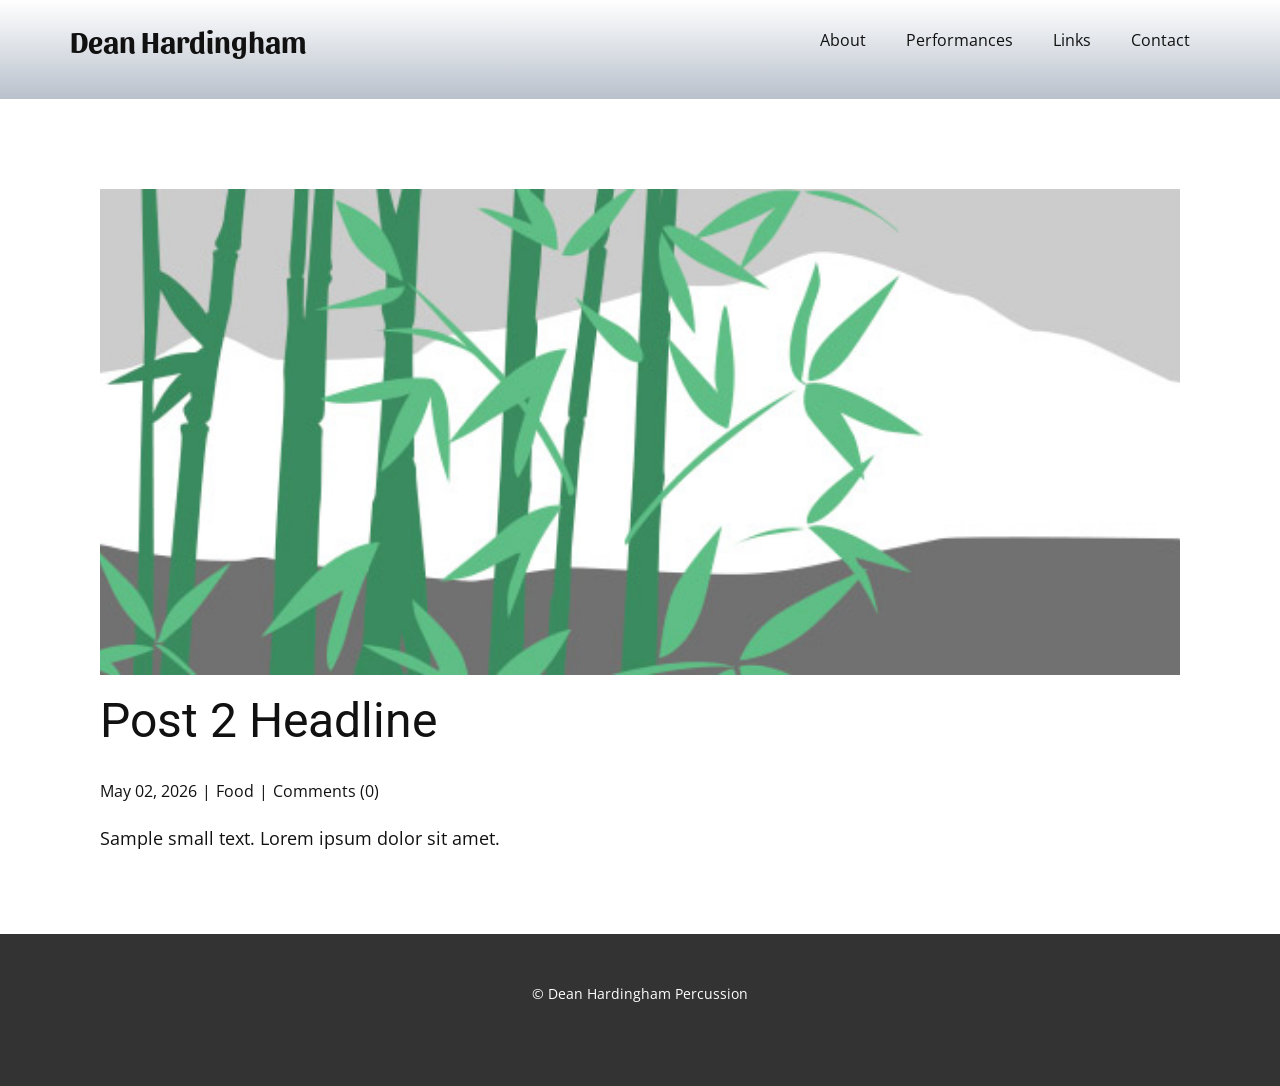
<file: blog/post-1.html>
<!DOCTYPE html>
<html style="font-size: 16px;" lang="en"><head>
    <meta name="viewport" content="width=device-width, initial-scale=1.0">
    <meta charset="utf-8">
    <meta name="keywords" content="Post 1 Headline">
    <meta name="description" content="">
    <title>Post 2 Headline</title>
    <link rel="stylesheet" href="../nicepage.css" media="screen">
<link rel="stylesheet" href="../Post-Template.css" media="screen">
    <script class="u-script" type="text/javascript" src="../jquery.js" defer=""></script>
    <script class="u-script" type="text/javascript" src="../nicepage.js" defer=""></script>
    <meta name="generator" content="Nicepage 8.4.0, nicepage.com">
    
    
    
    <link id="u-page-google-font" rel="stylesheet" href="https://fonts.googleapis.com/css2?display=swap&amp;family=Roboto:ital,wght@0,100;0,200;0,300;0,400;0,500;0,600;0,700;0,800;0,900;1,100;1,200;1,300;1,400;1,500;1,600;1,700;1,800;1,900&amp;family=Open+Sans:ital,wght@0,300;0,400;0,500;0,600;0,700;0,800;1,300;1,400;1,500;1,600;1,700;1,800&amp;family=Sansita:ital,wght@0,400;0,700;0,800;0,900;1,400;1,700;1,800;1,900">
    <script type="application/ld+json">{
		"@context": "http://schema.org",
		"@type": "Organization",
		"name": "Site1"
}</script>
    <meta name="theme-color" content="#478ac9">
  <meta data-intl-tel-input-cdn-path="intlTelInput/"></head>
  <body data-path-to-root="./" data-include-products="false" class="u-body u-xl-mode" data-lang="en"><header class="u-clearfix u-gradient u-header u-header" id="header"><div class="u-clearfix u-sheet u-valign-middle-lg u-valign-middle-md u-valign-middle-sm u-valign-middle-xs u-sheet-1">
        <p class="u-custom-font u-text u-text-default u-text-1">
          <a class="u-active-none u-border-none u-btn u-button-link u-button-style u-hover-none u-none u-text-body-color u-btn-1" href="../" data-page-id="49605320" title="Home">Dean Hardingham</a>
        </p>
        <nav class="u-menu u-menu-one-level u-offcanvas u-menu-1" role="navigation" aria-label="Menu navigation">
          <div class="menu-collapse" style="font-size: 1rem; letter-spacing: 0px;">
            <a class="u-button-style u-custom-left-right-menu-spacing u-custom-padding-bottom u-custom-text-active-color u-custom-text-hover-color u-custom-top-bottom-menu-spacing u-hamburger-link u-nav-link u-text-active-palette-1-base u-text-hover-palette-2-base" href="#" tabindex="-1" aria-label="Open menu" aria-controls="ca9d">
              <svg class="u-svg-link" viewBox="0 0 24 24"><use xlink:href="#menu-hamburger"></use></svg>
              <svg class="u-svg-content" version="1.1" id="menu-hamburger" viewBox="0 0 16 16" x="0px" y="0px" xmlns:xlink="http://www.w3.org/1999/xlink" xmlns="http://www.w3.org/2000/svg"><g><rect y="1" width="16" height="2"></rect><rect y="7" width="16" height="2"></rect><rect y="13" width="16" height="2"></rect>
</g></svg>
            </a>
          </div>
          <div class="u-custom-menu u-nav-container">
            <ul class="u-nav u-unstyled u-nav-1" role="menubar"><li role="none" class="u-nav-item"><a role="menuitem" class="u-button-style u-nav-link u-text-active-custom-color-2 u-text-hover-palette-2-base u-nav-link-2" href="../About.html">About</a>
</li><li role="none" class="u-nav-item"><a role="menuitem" class="u-button-style u-nav-link u-text-active-custom-color-2 u-text-hover-palette-2-base u-nav-link-2" href="../Performances.html">Performances</a>
</li><li role="none" class="u-nav-item"><a role="menuitem" class="u-button-style u-nav-link u-text-active-custom-color-2 u-text-hover-palette-2-base u-nav-link-2" href="../Links.html">Links</a>
</li><li role="none" class="u-nav-item"><a role="menuitem" class="u-button-style u-nav-link u-text-active-custom-color-2 u-text-hover-palette-2-base u-nav-link-2" href="../Contact.html">Contact</a>
</li></ul>
          </div>
          <div class="u-custom-menu u-nav-container-collapse" id="ca9d" role="region" aria-label="Menu panel">
            <div class="u-black u-container-style u-inner-container-layout u-opacity u-opacity-95 u-sidenav">
              <div class="u-inner-container-layout u-sidenav-overflow">
                <div class="u-menu-close" tabindex="-1" aria-label="Close menu"></div>
                <ul class="u-align-center u-nav u-popupmenu-items u-unstyled u-nav-2" role="menubar"><li role="none" class="u-nav-item"><a role="menuitem" class="u-button-style u-nav-link" href="../About.html">About</a>
</li><li role="none" class="u-nav-item"><a role="menuitem" class="u-button-style u-nav-link" href="../Performances.html">Performances</a>
</li><li role="none" class="u-nav-item"><a role="menuitem" class="u-button-style u-nav-link" href="../Links.html">Links</a>
</li><li role="none" class="u-nav-item"><a role="menuitem" class="u-button-style u-nav-link" href="../Contact.html">Contact</a>
</li></ul>
              </div>
            </div>
            <div class="u-black u-menu-overlay u-opacity u-opacity-70"></div>
          </div>
        </nav>
      </div></header>
    <section class="u-align-center u-clearfix u-section-1" id="block-2">
      <div class="u-clearfix u-sheet u-valign-middle-md u-valign-middle-sm u-valign-middle-xs u-sheet-1"><!--post_details--><!--post_details_options_json--><!--{"source":""}--><!--/post_details_options_json--><!--blog_post-->
        <div class="u-container-style u-expanded-width u-post-details u-post-details-1">
          <div class="u-container-layout u-valign-middle u-container-layout-1"><!--blog_post_image-->
            <img alt="" class="u-blog-control u-expanded-width u-image u-image-default u-image-1" src="../images/68f64b9d.jpeg"><!--/blog_post_image--><!--blog_post_header-->
            <h2 class="u-blog-control u-text u-text-1">Post 2 Headline</h2><!--/blog_post_header--><!--blog_post_metadata-->
            <div class="u-blog-control u-metadata u-metadata-1"><!--blog_post_metadata_date--><span class="u-meta-date u-meta-icon">May 02, 2026</span><!--/blog_post_metadata_date--><!--blog_post_metadata_category--><span class="u-meta-category u-meta-icon"><a href="/blog/blog.html#/blog-1///1">Food</a></span><!--/blog_post_metadata_category--><!--blog_post_metadata_comments--><span class="u-meta-comments u-meta-icon"><!--blog_post_metadata_comments_content-->Comments (0)<!--/blog_post_metadata_comments_content--></span><!--/blog_post_metadata_comments-->
            </div><!--/blog_post_metadata--><!--blog_post_content-->
            <div class="u-align-justify u-blog-control u-post-content u-text u-text-2 fr-view">
  <p>Sample small text. Lorem ipsum dolor sit amet.</p>
  </div><!--/blog_post_content-->
          </div>
        </div><!--/blog_post--><!--/post_details-->
      </div>
    </section>
    
    
    
    <footer class="u-align-center u-clearfix u-container-align-center u-footer u-grey-80 u-footer" id="footer"><div class="u-clearfix u-sheet u-valign-middle-xl u-sheet-1">
        <p class="u-small-text u-text u-text-variant u-text-1"> ©&nbsp;Dean Hardingham Percussion</p>
      </div></footer>
    <section class="u-backlink u-clearfix u-grey-80"></section>
  
</body></html>
</file>
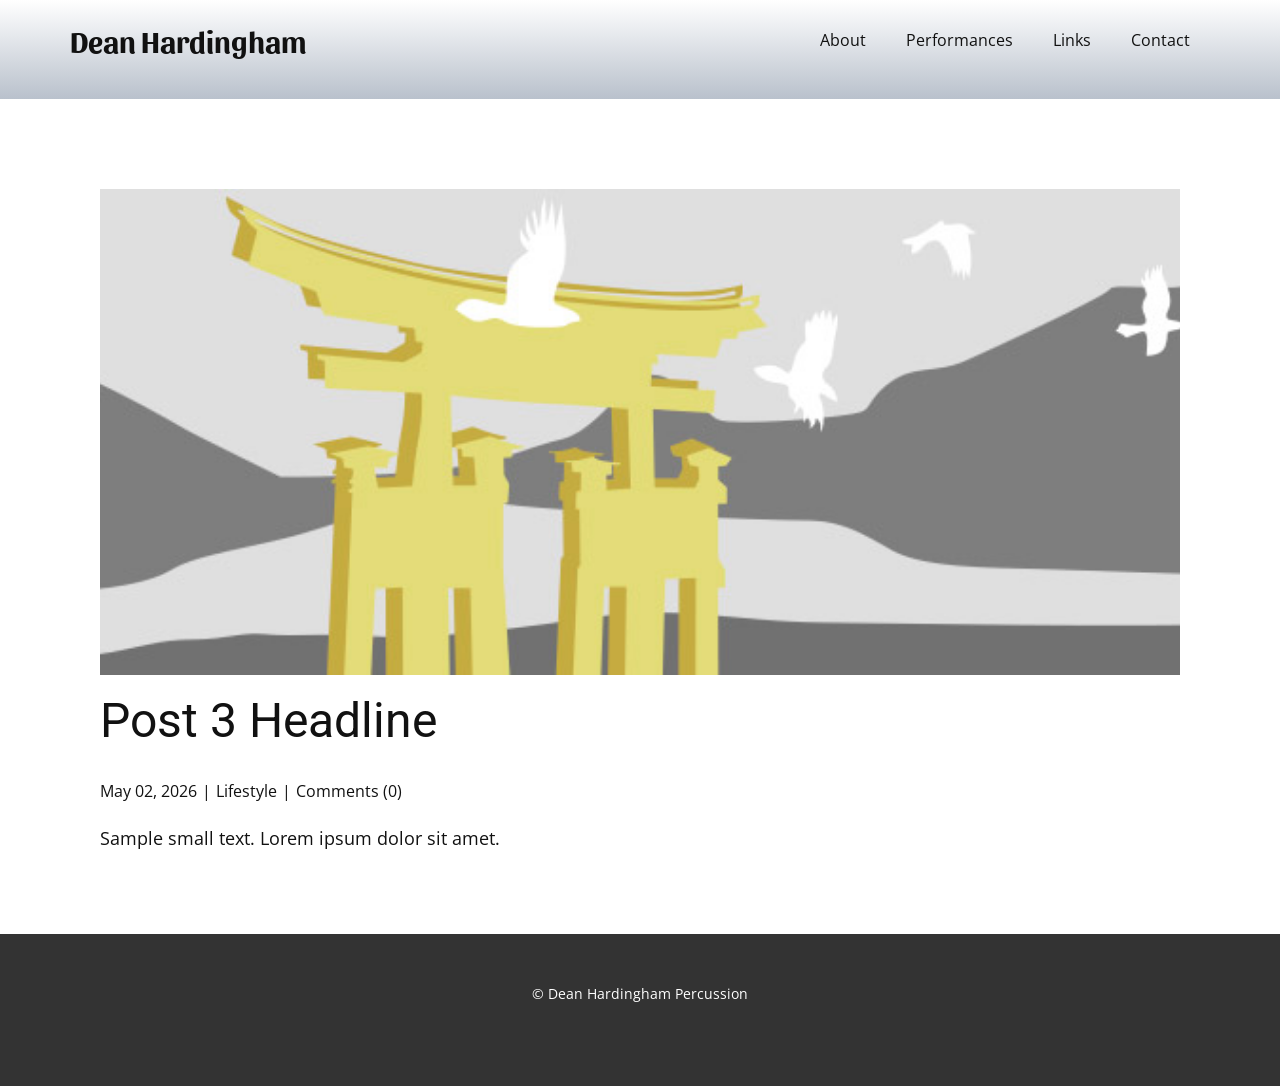
<file: blog/post-2.html>
<!DOCTYPE html>
<html style="font-size: 16px;" lang="en"><head>
    <meta name="viewport" content="width=device-width, initial-scale=1.0">
    <meta charset="utf-8">
    <meta name="keywords" content="Post 1 Headline">
    <meta name="description" content="">
    <title>Post 3 Headline</title>
    <link rel="stylesheet" href="../nicepage.css" media="screen">
<link rel="stylesheet" href="../Post-Template.css" media="screen">
    <script class="u-script" type="text/javascript" src="../jquery.js" defer=""></script>
    <script class="u-script" type="text/javascript" src="../nicepage.js" defer=""></script>
    <meta name="generator" content="Nicepage 8.4.0, nicepage.com">
    
    
    
    <link id="u-page-google-font" rel="stylesheet" href="https://fonts.googleapis.com/css2?display=swap&amp;family=Roboto:ital,wght@0,100;0,200;0,300;0,400;0,500;0,600;0,700;0,800;0,900;1,100;1,200;1,300;1,400;1,500;1,600;1,700;1,800;1,900&amp;family=Open+Sans:ital,wght@0,300;0,400;0,500;0,600;0,700;0,800;1,300;1,400;1,500;1,600;1,700;1,800&amp;family=Sansita:ital,wght@0,400;0,700;0,800;0,900;1,400;1,700;1,800;1,900">
    <script type="application/ld+json">{
		"@context": "http://schema.org",
		"@type": "Organization",
		"name": "Site1"
}</script>
    <meta name="theme-color" content="#478ac9">
  <meta data-intl-tel-input-cdn-path="intlTelInput/"></head>
  <body data-path-to-root="./" data-include-products="false" class="u-body u-xl-mode" data-lang="en"><header class="u-clearfix u-gradient u-header u-header" id="header"><div class="u-clearfix u-sheet u-valign-middle-lg u-valign-middle-md u-valign-middle-sm u-valign-middle-xs u-sheet-1">
        <p class="u-custom-font u-text u-text-default u-text-1">
          <a class="u-active-none u-border-none u-btn u-button-link u-button-style u-hover-none u-none u-text-body-color u-btn-1" href="../" data-page-id="49605320" title="Home">Dean Hardingham</a>
        </p>
        <nav class="u-menu u-menu-one-level u-offcanvas u-menu-1" role="navigation" aria-label="Menu navigation">
          <div class="menu-collapse" style="font-size: 1rem; letter-spacing: 0px;">
            <a class="u-button-style u-custom-left-right-menu-spacing u-custom-padding-bottom u-custom-text-active-color u-custom-text-hover-color u-custom-top-bottom-menu-spacing u-hamburger-link u-nav-link u-text-active-palette-1-base u-text-hover-palette-2-base" href="#" tabindex="-1" aria-label="Open menu" aria-controls="ca9d">
              <svg class="u-svg-link" viewBox="0 0 24 24"><use xlink:href="#menu-hamburger"></use></svg>
              <svg class="u-svg-content" version="1.1" id="menu-hamburger" viewBox="0 0 16 16" x="0px" y="0px" xmlns:xlink="http://www.w3.org/1999/xlink" xmlns="http://www.w3.org/2000/svg"><g><rect y="1" width="16" height="2"></rect><rect y="7" width="16" height="2"></rect><rect y="13" width="16" height="2"></rect>
</g></svg>
            </a>
          </div>
          <div class="u-custom-menu u-nav-container">
            <ul class="u-nav u-unstyled u-nav-1" role="menubar"><li role="none" class="u-nav-item"><a role="menuitem" class="u-button-style u-nav-link u-text-active-custom-color-2 u-text-hover-palette-2-base u-nav-link-2" href="../About.html">About</a>
</li><li role="none" class="u-nav-item"><a role="menuitem" class="u-button-style u-nav-link u-text-active-custom-color-2 u-text-hover-palette-2-base u-nav-link-2" href="../Performances.html">Performances</a>
</li><li role="none" class="u-nav-item"><a role="menuitem" class="u-button-style u-nav-link u-text-active-custom-color-2 u-text-hover-palette-2-base u-nav-link-2" href="../Links.html">Links</a>
</li><li role="none" class="u-nav-item"><a role="menuitem" class="u-button-style u-nav-link u-text-active-custom-color-2 u-text-hover-palette-2-base u-nav-link-2" href="../Contact.html">Contact</a>
</li></ul>
          </div>
          <div class="u-custom-menu u-nav-container-collapse" id="ca9d" role="region" aria-label="Menu panel">
            <div class="u-black u-container-style u-inner-container-layout u-opacity u-opacity-95 u-sidenav">
              <div class="u-inner-container-layout u-sidenav-overflow">
                <div class="u-menu-close" tabindex="-1" aria-label="Close menu"></div>
                <ul class="u-align-center u-nav u-popupmenu-items u-unstyled u-nav-2" role="menubar"><li role="none" class="u-nav-item"><a role="menuitem" class="u-button-style u-nav-link" href="../About.html">About</a>
</li><li role="none" class="u-nav-item"><a role="menuitem" class="u-button-style u-nav-link" href="../Performances.html">Performances</a>
</li><li role="none" class="u-nav-item"><a role="menuitem" class="u-button-style u-nav-link" href="../Links.html">Links</a>
</li><li role="none" class="u-nav-item"><a role="menuitem" class="u-button-style u-nav-link" href="../Contact.html">Contact</a>
</li></ul>
              </div>
            </div>
            <div class="u-black u-menu-overlay u-opacity u-opacity-70"></div>
          </div>
        </nav>
      </div></header>
    <section class="u-align-center u-clearfix u-section-1" id="block-2">
      <div class="u-clearfix u-sheet u-valign-middle-md u-valign-middle-sm u-valign-middle-xs u-sheet-1"><!--post_details--><!--post_details_options_json--><!--{"source":""}--><!--/post_details_options_json--><!--blog_post-->
        <div class="u-container-style u-expanded-width u-post-details u-post-details-1">
          <div class="u-container-layout u-valign-middle u-container-layout-1"><!--blog_post_image-->
            <img alt="" class="u-blog-control u-expanded-width u-image u-image-default u-image-1" src="../images/8ad73f3c.jpeg"><!--/blog_post_image--><!--blog_post_header-->
            <h2 class="u-blog-control u-text u-text-1">Post 3 Headline</h2><!--/blog_post_header--><!--blog_post_metadata-->
            <div class="u-blog-control u-metadata u-metadata-1"><!--blog_post_metadata_date--><span class="u-meta-date u-meta-icon">May 02, 2026</span><!--/blog_post_metadata_date--><!--blog_post_metadata_category--><span class="u-meta-category u-meta-icon"><a href="/blog/blog.html#/blog-1///3">Lifestyle</a></span><!--/blog_post_metadata_category--><!--blog_post_metadata_comments--><span class="u-meta-comments u-meta-icon"><!--blog_post_metadata_comments_content-->Comments (0)<!--/blog_post_metadata_comments_content--></span><!--/blog_post_metadata_comments-->
            </div><!--/blog_post_metadata--><!--blog_post_content-->
            <div class="u-align-justify u-blog-control u-post-content u-text u-text-2 fr-view">
  <p>Sample small text. Lorem ipsum dolor sit amet.</p>
  </div><!--/blog_post_content-->
          </div>
        </div><!--/blog_post--><!--/post_details-->
      </div>
    </section>
    
    
    
    <footer class="u-align-center u-clearfix u-container-align-center u-footer u-grey-80 u-footer" id="footer"><div class="u-clearfix u-sheet u-valign-middle-xl u-sheet-1">
        <p class="u-small-text u-text u-text-variant u-text-1"> ©&nbsp;Dean Hardingham Percussion</p>
      </div></footer>
    <section class="u-backlink u-clearfix u-grey-80"></section>
  
</body></html>
</file>
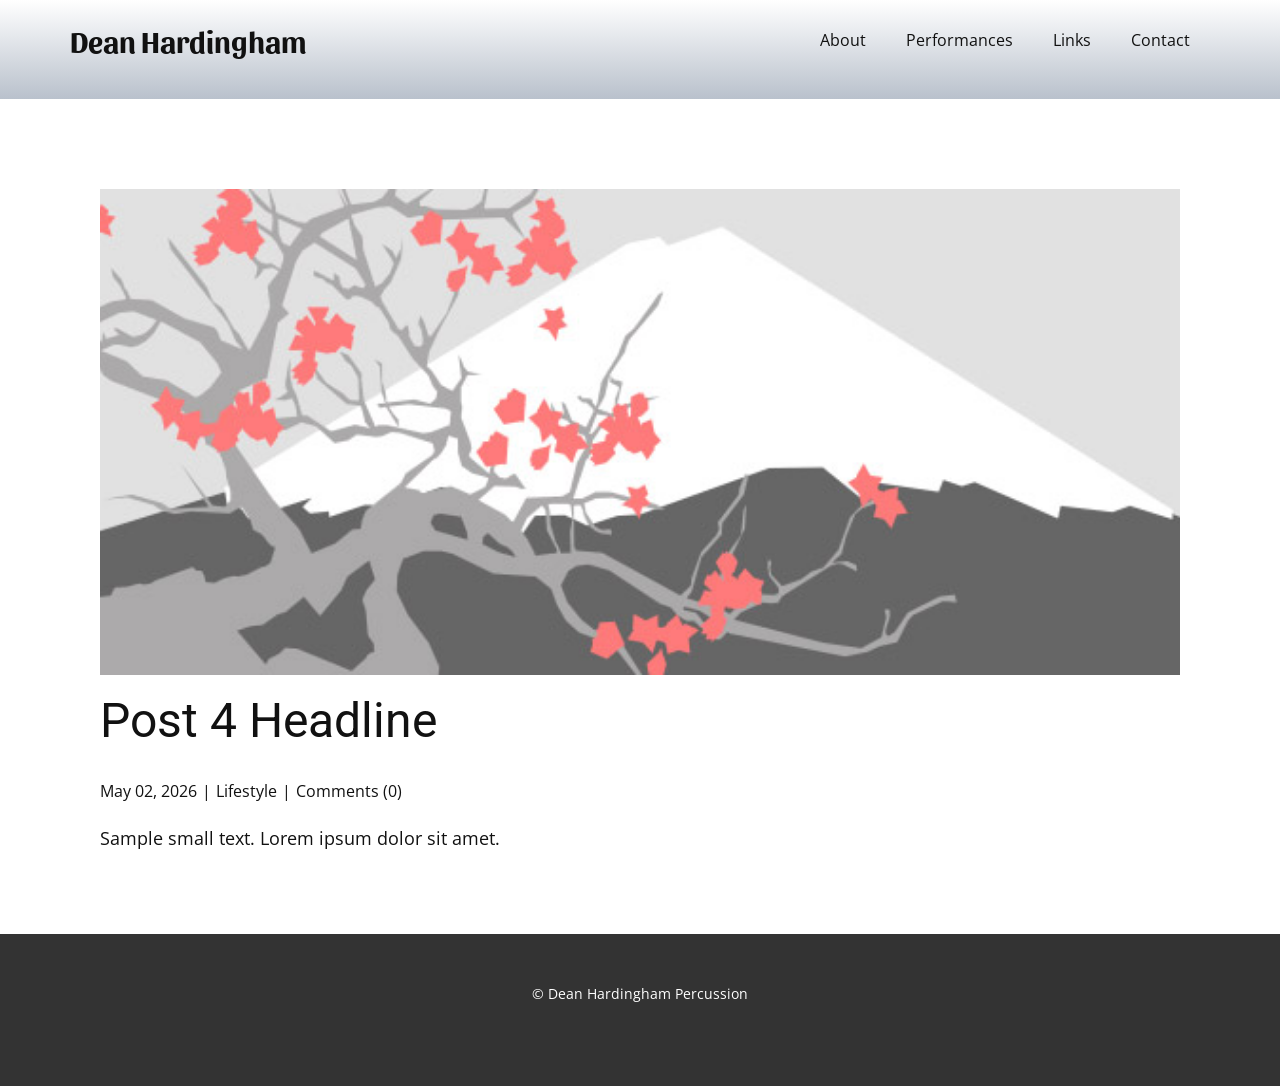
<file: blog/post-3.html>
<!DOCTYPE html>
<html style="font-size: 16px;" lang="en"><head>
    <meta name="viewport" content="width=device-width, initial-scale=1.0">
    <meta charset="utf-8">
    <meta name="keywords" content="Post 1 Headline">
    <meta name="description" content="">
    <title>Post 4 Headline</title>
    <link rel="stylesheet" href="../nicepage.css" media="screen">
<link rel="stylesheet" href="../Post-Template.css" media="screen">
    <script class="u-script" type="text/javascript" src="../jquery.js" defer=""></script>
    <script class="u-script" type="text/javascript" src="../nicepage.js" defer=""></script>
    <meta name="generator" content="Nicepage 8.4.0, nicepage.com">
    
    
    
    <link id="u-page-google-font" rel="stylesheet" href="https://fonts.googleapis.com/css2?display=swap&amp;family=Roboto:ital,wght@0,100;0,200;0,300;0,400;0,500;0,600;0,700;0,800;0,900;1,100;1,200;1,300;1,400;1,500;1,600;1,700;1,800;1,900&amp;family=Open+Sans:ital,wght@0,300;0,400;0,500;0,600;0,700;0,800;1,300;1,400;1,500;1,600;1,700;1,800&amp;family=Sansita:ital,wght@0,400;0,700;0,800;0,900;1,400;1,700;1,800;1,900">
    <script type="application/ld+json">{
		"@context": "http://schema.org",
		"@type": "Organization",
		"name": "Site1"
}</script>
    <meta name="theme-color" content="#478ac9">
  <meta data-intl-tel-input-cdn-path="intlTelInput/"></head>
  <body data-path-to-root="./" data-include-products="false" class="u-body u-xl-mode" data-lang="en"><header class="u-clearfix u-gradient u-header u-header" id="header"><div class="u-clearfix u-sheet u-valign-middle-lg u-valign-middle-md u-valign-middle-sm u-valign-middle-xs u-sheet-1">
        <p class="u-custom-font u-text u-text-default u-text-1">
          <a class="u-active-none u-border-none u-btn u-button-link u-button-style u-hover-none u-none u-text-body-color u-btn-1" href="../" data-page-id="49605320" title="Home">Dean Hardingham</a>
        </p>
        <nav class="u-menu u-menu-one-level u-offcanvas u-menu-1" role="navigation" aria-label="Menu navigation">
          <div class="menu-collapse" style="font-size: 1rem; letter-spacing: 0px;">
            <a class="u-button-style u-custom-left-right-menu-spacing u-custom-padding-bottom u-custom-text-active-color u-custom-text-hover-color u-custom-top-bottom-menu-spacing u-hamburger-link u-nav-link u-text-active-palette-1-base u-text-hover-palette-2-base" href="#" tabindex="-1" aria-label="Open menu" aria-controls="ca9d">
              <svg class="u-svg-link" viewBox="0 0 24 24"><use xlink:href="#menu-hamburger"></use></svg>
              <svg class="u-svg-content" version="1.1" id="menu-hamburger" viewBox="0 0 16 16" x="0px" y="0px" xmlns:xlink="http://www.w3.org/1999/xlink" xmlns="http://www.w3.org/2000/svg"><g><rect y="1" width="16" height="2"></rect><rect y="7" width="16" height="2"></rect><rect y="13" width="16" height="2"></rect>
</g></svg>
            </a>
          </div>
          <div class="u-custom-menu u-nav-container">
            <ul class="u-nav u-unstyled u-nav-1" role="menubar"><li role="none" class="u-nav-item"><a role="menuitem" class="u-button-style u-nav-link u-text-active-custom-color-2 u-text-hover-palette-2-base u-nav-link-2" href="../About.html">About</a>
</li><li role="none" class="u-nav-item"><a role="menuitem" class="u-button-style u-nav-link u-text-active-custom-color-2 u-text-hover-palette-2-base u-nav-link-2" href="../Performances.html">Performances</a>
</li><li role="none" class="u-nav-item"><a role="menuitem" class="u-button-style u-nav-link u-text-active-custom-color-2 u-text-hover-palette-2-base u-nav-link-2" href="../Links.html">Links</a>
</li><li role="none" class="u-nav-item"><a role="menuitem" class="u-button-style u-nav-link u-text-active-custom-color-2 u-text-hover-palette-2-base u-nav-link-2" href="../Contact.html">Contact</a>
</li></ul>
          </div>
          <div class="u-custom-menu u-nav-container-collapse" id="ca9d" role="region" aria-label="Menu panel">
            <div class="u-black u-container-style u-inner-container-layout u-opacity u-opacity-95 u-sidenav">
              <div class="u-inner-container-layout u-sidenav-overflow">
                <div class="u-menu-close" tabindex="-1" aria-label="Close menu"></div>
                <ul class="u-align-center u-nav u-popupmenu-items u-unstyled u-nav-2" role="menubar"><li role="none" class="u-nav-item"><a role="menuitem" class="u-button-style u-nav-link" href="../About.html">About</a>
</li><li role="none" class="u-nav-item"><a role="menuitem" class="u-button-style u-nav-link" href="../Performances.html">Performances</a>
</li><li role="none" class="u-nav-item"><a role="menuitem" class="u-button-style u-nav-link" href="../Links.html">Links</a>
</li><li role="none" class="u-nav-item"><a role="menuitem" class="u-button-style u-nav-link" href="../Contact.html">Contact</a>
</li></ul>
              </div>
            </div>
            <div class="u-black u-menu-overlay u-opacity u-opacity-70"></div>
          </div>
        </nav>
      </div></header>
    <section class="u-align-center u-clearfix u-section-1" id="block-2">
      <div class="u-clearfix u-sheet u-valign-middle-md u-valign-middle-sm u-valign-middle-xs u-sheet-1"><!--post_details--><!--post_details_options_json--><!--{"source":""}--><!--/post_details_options_json--><!--blog_post-->
        <div class="u-container-style u-expanded-width u-post-details u-post-details-1">
          <div class="u-container-layout u-valign-middle u-container-layout-1"><!--blog_post_image-->
            <img alt="" class="u-blog-control u-expanded-width u-image u-image-default u-image-1" src="../images/0fd3416c.jpeg"><!--/blog_post_image--><!--blog_post_header-->
            <h2 class="u-blog-control u-text u-text-1">Post 4 Headline</h2><!--/blog_post_header--><!--blog_post_metadata-->
            <div class="u-blog-control u-metadata u-metadata-1"><!--blog_post_metadata_date--><span class="u-meta-date u-meta-icon">May 02, 2026</span><!--/blog_post_metadata_date--><!--blog_post_metadata_category--><span class="u-meta-category u-meta-icon"><a href="/blog/blog.html#/blog-1///3">Lifestyle</a></span><!--/blog_post_metadata_category--><!--blog_post_metadata_comments--><span class="u-meta-comments u-meta-icon"><!--blog_post_metadata_comments_content-->Comments (0)<!--/blog_post_metadata_comments_content--></span><!--/blog_post_metadata_comments-->
            </div><!--/blog_post_metadata--><!--blog_post_content-->
            <div class="u-align-justify u-blog-control u-post-content u-text u-text-2 fr-view">
  <p>Sample small text. Lorem ipsum dolor sit amet.</p>
  </div><!--/blog_post_content-->
          </div>
        </div><!--/blog_post--><!--/post_details-->
      </div>
    </section>
    
    
    
    <footer class="u-align-center u-clearfix u-container-align-center u-footer u-grey-80 u-footer" id="footer"><div class="u-clearfix u-sheet u-valign-middle-xl u-sheet-1">
        <p class="u-small-text u-text u-text-variant u-text-1"> ©&nbsp;Dean Hardingham Percussion</p>
      </div></footer>
    <section class="u-backlink u-clearfix u-grey-80"></section>
  
</body></html>
</file>
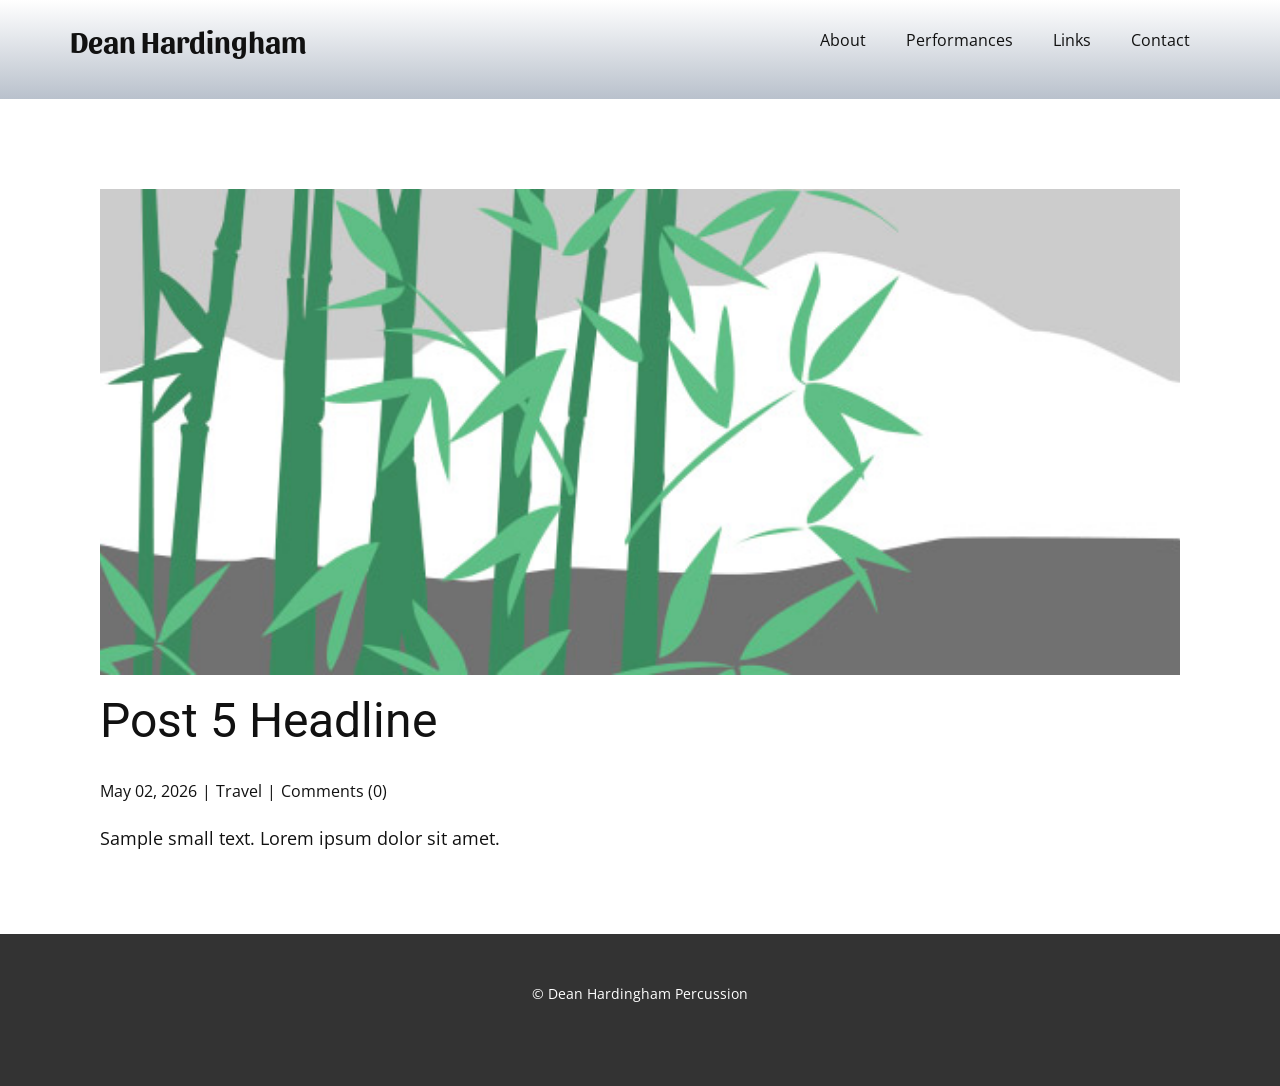
<file: blog/post-4.html>
<!DOCTYPE html>
<html style="font-size: 16px;" lang="en"><head>
    <meta name="viewport" content="width=device-width, initial-scale=1.0">
    <meta charset="utf-8">
    <meta name="keywords" content="Post 1 Headline">
    <meta name="description" content="">
    <title>Post 5 Headline</title>
    <link rel="stylesheet" href="../nicepage.css" media="screen">
<link rel="stylesheet" href="../Post-Template.css" media="screen">
    <script class="u-script" type="text/javascript" src="../jquery.js" defer=""></script>
    <script class="u-script" type="text/javascript" src="../nicepage.js" defer=""></script>
    <meta name="generator" content="Nicepage 8.4.0, nicepage.com">
    
    
    
    <link id="u-page-google-font" rel="stylesheet" href="https://fonts.googleapis.com/css2?display=swap&amp;family=Roboto:ital,wght@0,100;0,200;0,300;0,400;0,500;0,600;0,700;0,800;0,900;1,100;1,200;1,300;1,400;1,500;1,600;1,700;1,800;1,900&amp;family=Open+Sans:ital,wght@0,300;0,400;0,500;0,600;0,700;0,800;1,300;1,400;1,500;1,600;1,700;1,800&amp;family=Sansita:ital,wght@0,400;0,700;0,800;0,900;1,400;1,700;1,800;1,900">
    <script type="application/ld+json">{
		"@context": "http://schema.org",
		"@type": "Organization",
		"name": "Site1"
}</script>
    <meta name="theme-color" content="#478ac9">
  <meta data-intl-tel-input-cdn-path="intlTelInput/"></head>
  <body data-path-to-root="./" data-include-products="false" class="u-body u-xl-mode" data-lang="en"><header class="u-clearfix u-gradient u-header u-header" id="header"><div class="u-clearfix u-sheet u-valign-middle-lg u-valign-middle-md u-valign-middle-sm u-valign-middle-xs u-sheet-1">
        <p class="u-custom-font u-text u-text-default u-text-1">
          <a class="u-active-none u-border-none u-btn u-button-link u-button-style u-hover-none u-none u-text-body-color u-btn-1" href="../" data-page-id="49605320" title="Home">Dean Hardingham</a>
        </p>
        <nav class="u-menu u-menu-one-level u-offcanvas u-menu-1" role="navigation" aria-label="Menu navigation">
          <div class="menu-collapse" style="font-size: 1rem; letter-spacing: 0px;">
            <a class="u-button-style u-custom-left-right-menu-spacing u-custom-padding-bottom u-custom-text-active-color u-custom-text-hover-color u-custom-top-bottom-menu-spacing u-hamburger-link u-nav-link u-text-active-palette-1-base u-text-hover-palette-2-base" href="#" tabindex="-1" aria-label="Open menu" aria-controls="ca9d">
              <svg class="u-svg-link" viewBox="0 0 24 24"><use xlink:href="#menu-hamburger"></use></svg>
              <svg class="u-svg-content" version="1.1" id="menu-hamburger" viewBox="0 0 16 16" x="0px" y="0px" xmlns:xlink="http://www.w3.org/1999/xlink" xmlns="http://www.w3.org/2000/svg"><g><rect y="1" width="16" height="2"></rect><rect y="7" width="16" height="2"></rect><rect y="13" width="16" height="2"></rect>
</g></svg>
            </a>
          </div>
          <div class="u-custom-menu u-nav-container">
            <ul class="u-nav u-unstyled u-nav-1" role="menubar"><li role="none" class="u-nav-item"><a role="menuitem" class="u-button-style u-nav-link u-text-active-custom-color-2 u-text-hover-palette-2-base u-nav-link-2" href="../About.html">About</a>
</li><li role="none" class="u-nav-item"><a role="menuitem" class="u-button-style u-nav-link u-text-active-custom-color-2 u-text-hover-palette-2-base u-nav-link-2" href="../Performances.html">Performances</a>
</li><li role="none" class="u-nav-item"><a role="menuitem" class="u-button-style u-nav-link u-text-active-custom-color-2 u-text-hover-palette-2-base u-nav-link-2" href="../Links.html">Links</a>
</li><li role="none" class="u-nav-item"><a role="menuitem" class="u-button-style u-nav-link u-text-active-custom-color-2 u-text-hover-palette-2-base u-nav-link-2" href="../Contact.html">Contact</a>
</li></ul>
          </div>
          <div class="u-custom-menu u-nav-container-collapse" id="ca9d" role="region" aria-label="Menu panel">
            <div class="u-black u-container-style u-inner-container-layout u-opacity u-opacity-95 u-sidenav">
              <div class="u-inner-container-layout u-sidenav-overflow">
                <div class="u-menu-close" tabindex="-1" aria-label="Close menu"></div>
                <ul class="u-align-center u-nav u-popupmenu-items u-unstyled u-nav-2" role="menubar"><li role="none" class="u-nav-item"><a role="menuitem" class="u-button-style u-nav-link" href="../About.html">About</a>
</li><li role="none" class="u-nav-item"><a role="menuitem" class="u-button-style u-nav-link" href="../Performances.html">Performances</a>
</li><li role="none" class="u-nav-item"><a role="menuitem" class="u-button-style u-nav-link" href="../Links.html">Links</a>
</li><li role="none" class="u-nav-item"><a role="menuitem" class="u-button-style u-nav-link" href="../Contact.html">Contact</a>
</li></ul>
              </div>
            </div>
            <div class="u-black u-menu-overlay u-opacity u-opacity-70"></div>
          </div>
        </nav>
      </div></header>
    <section class="u-align-center u-clearfix u-section-1" id="block-2">
      <div class="u-clearfix u-sheet u-valign-middle-md u-valign-middle-sm u-valign-middle-xs u-sheet-1"><!--post_details--><!--post_details_options_json--><!--{"source":""}--><!--/post_details_options_json--><!--blog_post-->
        <div class="u-container-style u-expanded-width u-post-details u-post-details-1">
          <div class="u-container-layout u-valign-middle u-container-layout-1"><!--blog_post_image-->
            <img alt="" class="u-blog-control u-expanded-width u-image u-image-default u-image-1" src="../images/68f64b9d.jpeg"><!--/blog_post_image--><!--blog_post_header-->
            <h2 class="u-blog-control u-text u-text-1">Post 5 Headline</h2><!--/blog_post_header--><!--blog_post_metadata-->
            <div class="u-blog-control u-metadata u-metadata-1"><!--blog_post_metadata_date--><span class="u-meta-date u-meta-icon">May 02, 2026</span><!--/blog_post_metadata_date--><!--blog_post_metadata_category--><span class="u-meta-category u-meta-icon"><a href="/blog/blog.html#/blog-1///2">Travel</a></span><!--/blog_post_metadata_category--><!--blog_post_metadata_comments--><span class="u-meta-comments u-meta-icon"><!--blog_post_metadata_comments_content-->Comments (0)<!--/blog_post_metadata_comments_content--></span><!--/blog_post_metadata_comments-->
            </div><!--/blog_post_metadata--><!--blog_post_content-->
            <div class="u-align-justify u-blog-control u-post-content u-text u-text-2 fr-view">
  <p>Sample small text. Lorem ipsum dolor sit amet.</p>
  </div><!--/blog_post_content-->
          </div>
        </div><!--/blog_post--><!--/post_details-->
      </div>
    </section>
    
    
    
    <footer class="u-align-center u-clearfix u-container-align-center u-footer u-grey-80 u-footer" id="footer"><div class="u-clearfix u-sheet u-valign-middle-xl u-sheet-1">
        <p class="u-small-text u-text u-text-variant u-text-1"> ©&nbsp;Dean Hardingham Percussion</p>
      </div></footer>
    <section class="u-backlink u-clearfix u-grey-80"></section>
  
</body></html>
</file>
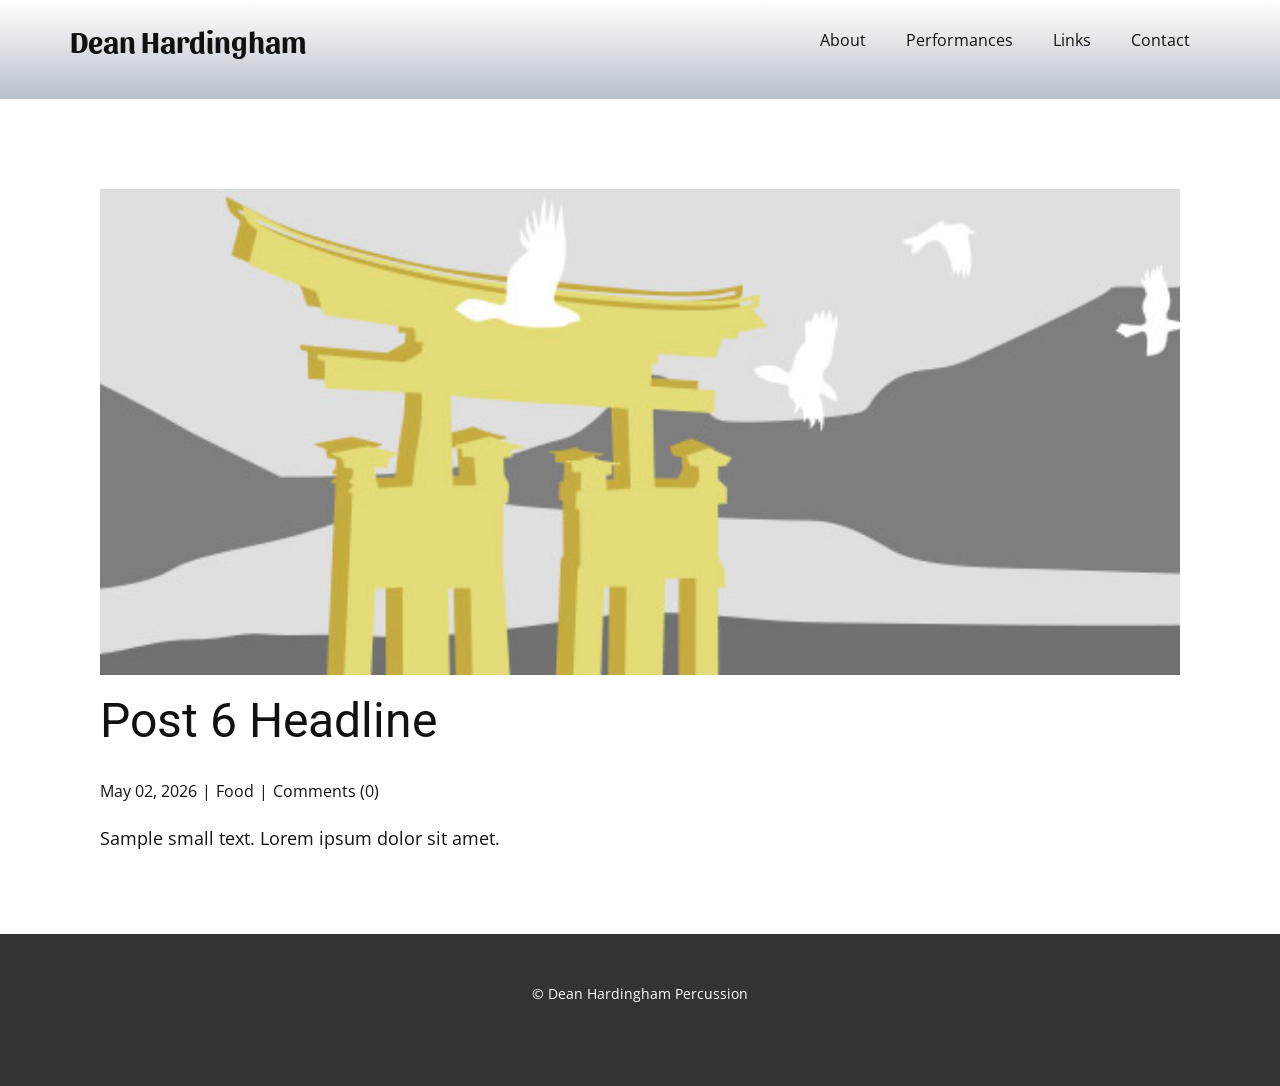
<file: blog/post-5.html>
<!DOCTYPE html>
<html style="font-size: 16px;" lang="en"><head>
    <meta name="viewport" content="width=device-width, initial-scale=1.0">
    <meta charset="utf-8">
    <meta name="keywords" content="Post 1 Headline">
    <meta name="description" content="">
    <title>Post 6 Headline</title>
    <link rel="stylesheet" href="../nicepage.css" media="screen">
<link rel="stylesheet" href="../Post-Template.css" media="screen">
    <script class="u-script" type="text/javascript" src="../jquery.js" defer=""></script>
    <script class="u-script" type="text/javascript" src="../nicepage.js" defer=""></script>
    <meta name="generator" content="Nicepage 8.4.0, nicepage.com">
    
    
    
    <link id="u-page-google-font" rel="stylesheet" href="https://fonts.googleapis.com/css2?display=swap&amp;family=Roboto:ital,wght@0,100;0,200;0,300;0,400;0,500;0,600;0,700;0,800;0,900;1,100;1,200;1,300;1,400;1,500;1,600;1,700;1,800;1,900&amp;family=Open+Sans:ital,wght@0,300;0,400;0,500;0,600;0,700;0,800;1,300;1,400;1,500;1,600;1,700;1,800&amp;family=Sansita:ital,wght@0,400;0,700;0,800;0,900;1,400;1,700;1,800;1,900">
    <script type="application/ld+json">{
		"@context": "http://schema.org",
		"@type": "Organization",
		"name": "Site1"
}</script>
    <meta name="theme-color" content="#478ac9">
  <meta data-intl-tel-input-cdn-path="intlTelInput/"></head>
  <body data-path-to-root="./" data-include-products="false" class="u-body u-xl-mode" data-lang="en"><header class="u-clearfix u-gradient u-header u-header" id="header"><div class="u-clearfix u-sheet u-valign-middle-lg u-valign-middle-md u-valign-middle-sm u-valign-middle-xs u-sheet-1">
        <p class="u-custom-font u-text u-text-default u-text-1">
          <a class="u-active-none u-border-none u-btn u-button-link u-button-style u-hover-none u-none u-text-body-color u-btn-1" href="../" data-page-id="49605320" title="Home">Dean Hardingham</a>
        </p>
        <nav class="u-menu u-menu-one-level u-offcanvas u-menu-1" role="navigation" aria-label="Menu navigation">
          <div class="menu-collapse" style="font-size: 1rem; letter-spacing: 0px;">
            <a class="u-button-style u-custom-left-right-menu-spacing u-custom-padding-bottom u-custom-text-active-color u-custom-text-hover-color u-custom-top-bottom-menu-spacing u-hamburger-link u-nav-link u-text-active-palette-1-base u-text-hover-palette-2-base" href="#" tabindex="-1" aria-label="Open menu" aria-controls="ca9d">
              <svg class="u-svg-link" viewBox="0 0 24 24"><use xlink:href="#menu-hamburger"></use></svg>
              <svg class="u-svg-content" version="1.1" id="menu-hamburger" viewBox="0 0 16 16" x="0px" y="0px" xmlns:xlink="http://www.w3.org/1999/xlink" xmlns="http://www.w3.org/2000/svg"><g><rect y="1" width="16" height="2"></rect><rect y="7" width="16" height="2"></rect><rect y="13" width="16" height="2"></rect>
</g></svg>
            </a>
          </div>
          <div class="u-custom-menu u-nav-container">
            <ul class="u-nav u-unstyled u-nav-1" role="menubar"><li role="none" class="u-nav-item"><a role="menuitem" class="u-button-style u-nav-link u-text-active-custom-color-2 u-text-hover-palette-2-base u-nav-link-2" href="../About.html">About</a>
</li><li role="none" class="u-nav-item"><a role="menuitem" class="u-button-style u-nav-link u-text-active-custom-color-2 u-text-hover-palette-2-base u-nav-link-2" href="../Performances.html">Performances</a>
</li><li role="none" class="u-nav-item"><a role="menuitem" class="u-button-style u-nav-link u-text-active-custom-color-2 u-text-hover-palette-2-base u-nav-link-2" href="../Links.html">Links</a>
</li><li role="none" class="u-nav-item"><a role="menuitem" class="u-button-style u-nav-link u-text-active-custom-color-2 u-text-hover-palette-2-base u-nav-link-2" href="../Contact.html">Contact</a>
</li></ul>
          </div>
          <div class="u-custom-menu u-nav-container-collapse" id="ca9d" role="region" aria-label="Menu panel">
            <div class="u-black u-container-style u-inner-container-layout u-opacity u-opacity-95 u-sidenav">
              <div class="u-inner-container-layout u-sidenav-overflow">
                <div class="u-menu-close" tabindex="-1" aria-label="Close menu"></div>
                <ul class="u-align-center u-nav u-popupmenu-items u-unstyled u-nav-2" role="menubar"><li role="none" class="u-nav-item"><a role="menuitem" class="u-button-style u-nav-link" href="../About.html">About</a>
</li><li role="none" class="u-nav-item"><a role="menuitem" class="u-button-style u-nav-link" href="../Performances.html">Performances</a>
</li><li role="none" class="u-nav-item"><a role="menuitem" class="u-button-style u-nav-link" href="../Links.html">Links</a>
</li><li role="none" class="u-nav-item"><a role="menuitem" class="u-button-style u-nav-link" href="../Contact.html">Contact</a>
</li></ul>
              </div>
            </div>
            <div class="u-black u-menu-overlay u-opacity u-opacity-70"></div>
          </div>
        </nav>
      </div></header>
    <section class="u-align-center u-clearfix u-section-1" id="block-2">
      <div class="u-clearfix u-sheet u-valign-middle-md u-valign-middle-sm u-valign-middle-xs u-sheet-1"><!--post_details--><!--post_details_options_json--><!--{"source":""}--><!--/post_details_options_json--><!--blog_post-->
        <div class="u-container-style u-expanded-width u-post-details u-post-details-1">
          <div class="u-container-layout u-valign-middle u-container-layout-1"><!--blog_post_image-->
            <img alt="" class="u-blog-control u-expanded-width u-image u-image-default u-image-1" src="../images/8ad73f3c.jpeg"><!--/blog_post_image--><!--blog_post_header-->
            <h2 class="u-blog-control u-text u-text-1">Post 6 Headline</h2><!--/blog_post_header--><!--blog_post_metadata-->
            <div class="u-blog-control u-metadata u-metadata-1"><!--blog_post_metadata_date--><span class="u-meta-date u-meta-icon">May 02, 2026</span><!--/blog_post_metadata_date--><!--blog_post_metadata_category--><span class="u-meta-category u-meta-icon"><a href="/blog/blog.html#/blog-1///1">Food</a></span><!--/blog_post_metadata_category--><!--blog_post_metadata_comments--><span class="u-meta-comments u-meta-icon"><!--blog_post_metadata_comments_content-->Comments (0)<!--/blog_post_metadata_comments_content--></span><!--/blog_post_metadata_comments-->
            </div><!--/blog_post_metadata--><!--blog_post_content-->
            <div class="u-align-justify u-blog-control u-post-content u-text u-text-2 fr-view">
  <p>Sample small text. Lorem ipsum dolor sit amet.</p>
  </div><!--/blog_post_content-->
          </div>
        </div><!--/blog_post--><!--/post_details-->
      </div>
    </section>
    
    
    
    <footer class="u-align-center u-clearfix u-container-align-center u-footer u-grey-80 u-footer" id="footer"><div class="u-clearfix u-sheet u-valign-middle-xl u-sheet-1">
        <p class="u-small-text u-text u-text-variant u-text-1"> ©&nbsp;Dean Hardingham Percussion</p>
      </div></footer>
    <section class="u-backlink u-clearfix u-grey-80"></section>
  
</body></html>
</file>
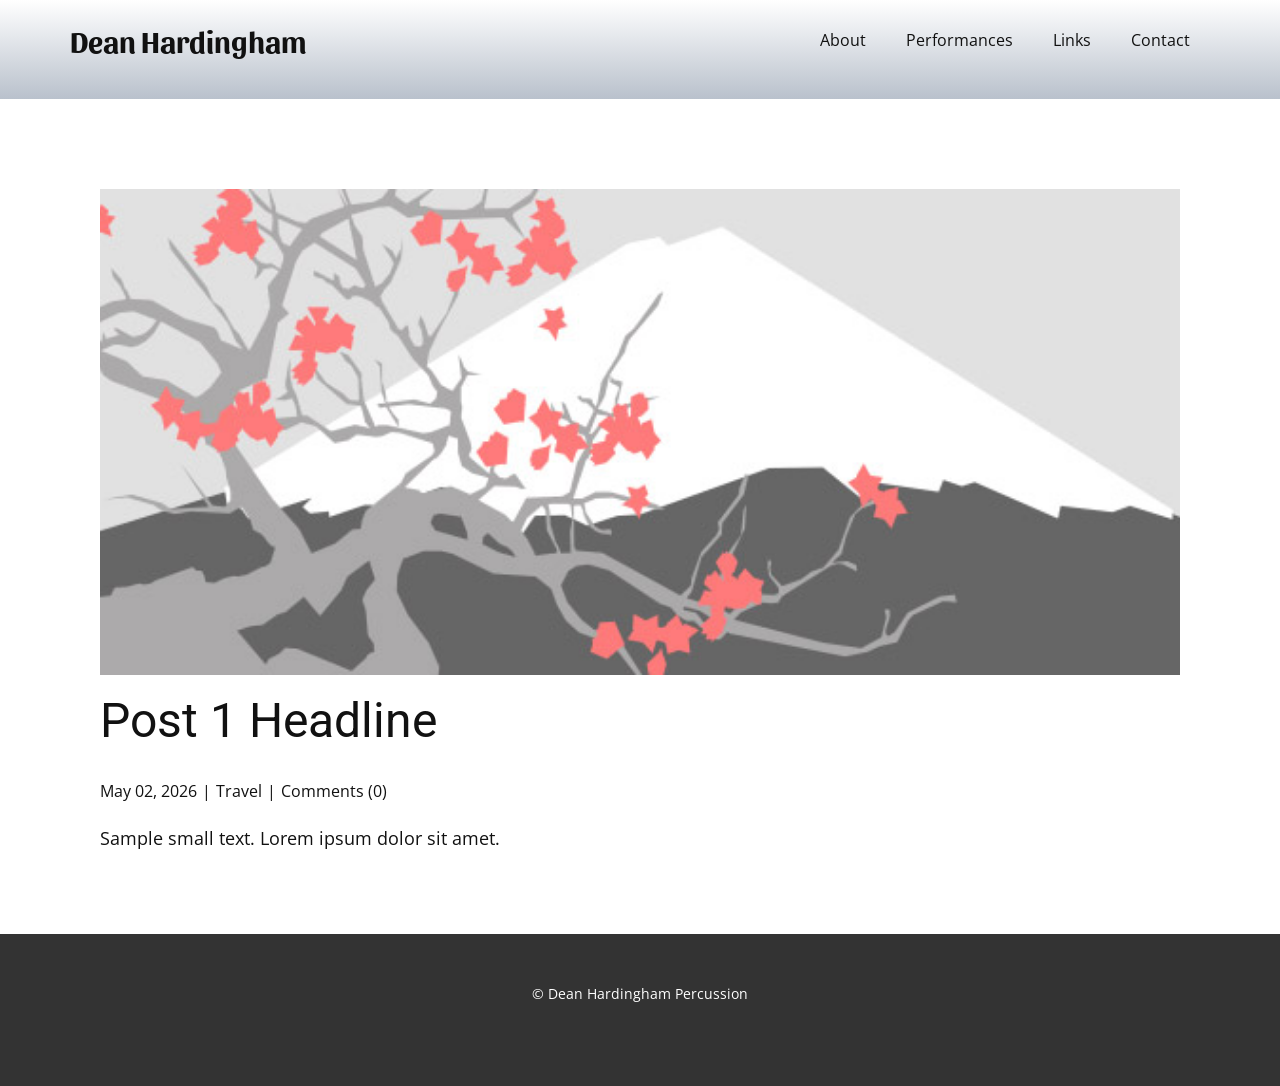
<file: blog/post.html>
<!DOCTYPE html>
<html style="font-size: 16px;" lang="en"><head>
    <meta name="viewport" content="width=device-width, initial-scale=1.0">
    <meta charset="utf-8">
    <meta name="keywords" content="Post 1 Headline">
    <meta name="description" content="">
    <title>Post 1 Headline</title>
    <link rel="stylesheet" href="../nicepage.css" media="screen">
<link rel="stylesheet" href="../Post-Template.css" media="screen">
    <script class="u-script" type="text/javascript" src="../jquery.js" defer=""></script>
    <script class="u-script" type="text/javascript" src="../nicepage.js" defer=""></script>
    <meta name="generator" content="Nicepage 8.4.0, nicepage.com">
    
    
    
    <link id="u-page-google-font" rel="stylesheet" href="https://fonts.googleapis.com/css2?display=swap&amp;family=Roboto:ital,wght@0,100;0,200;0,300;0,400;0,500;0,600;0,700;0,800;0,900;1,100;1,200;1,300;1,400;1,500;1,600;1,700;1,800;1,900&amp;family=Open+Sans:ital,wght@0,300;0,400;0,500;0,600;0,700;0,800;1,300;1,400;1,500;1,600;1,700;1,800&amp;family=Sansita:ital,wght@0,400;0,700;0,800;0,900;1,400;1,700;1,800;1,900">
    <script type="application/ld+json">{
		"@context": "http://schema.org",
		"@type": "Organization",
		"name": "Site1"
}</script>
    <meta name="theme-color" content="#478ac9">
  <meta data-intl-tel-input-cdn-path="intlTelInput/"></head>
  <body data-path-to-root="./" data-include-products="false" class="u-body u-xl-mode" data-lang="en"><header class="u-clearfix u-gradient u-header u-header" id="header"><div class="u-clearfix u-sheet u-valign-middle-lg u-valign-middle-md u-valign-middle-sm u-valign-middle-xs u-sheet-1">
        <p class="u-custom-font u-text u-text-default u-text-1">
          <a class="u-active-none u-border-none u-btn u-button-link u-button-style u-hover-none u-none u-text-body-color u-btn-1" href="../" data-page-id="49605320" title="Home">Dean Hardingham</a>
        </p>
        <nav class="u-menu u-menu-one-level u-offcanvas u-menu-1" role="navigation" aria-label="Menu navigation">
          <div class="menu-collapse" style="font-size: 1rem; letter-spacing: 0px;">
            <a class="u-button-style u-custom-left-right-menu-spacing u-custom-padding-bottom u-custom-text-active-color u-custom-text-hover-color u-custom-top-bottom-menu-spacing u-hamburger-link u-nav-link u-text-active-palette-1-base u-text-hover-palette-2-base" href="#" tabindex="-1" aria-label="Open menu" aria-controls="ca9d">
              <svg class="u-svg-link" viewBox="0 0 24 24"><use xlink:href="#menu-hamburger"></use></svg>
              <svg class="u-svg-content" version="1.1" id="menu-hamburger" viewBox="0 0 16 16" x="0px" y="0px" xmlns:xlink="http://www.w3.org/1999/xlink" xmlns="http://www.w3.org/2000/svg"><g><rect y="1" width="16" height="2"></rect><rect y="7" width="16" height="2"></rect><rect y="13" width="16" height="2"></rect>
</g></svg>
            </a>
          </div>
          <div class="u-custom-menu u-nav-container">
            <ul class="u-nav u-unstyled u-nav-1" role="menubar"><li role="none" class="u-nav-item"><a role="menuitem" class="u-button-style u-nav-link u-text-active-custom-color-2 u-text-hover-palette-2-base u-nav-link-2" href="../About.html">About</a>
</li><li role="none" class="u-nav-item"><a role="menuitem" class="u-button-style u-nav-link u-text-active-custom-color-2 u-text-hover-palette-2-base u-nav-link-2" href="../Performances.html">Performances</a>
</li><li role="none" class="u-nav-item"><a role="menuitem" class="u-button-style u-nav-link u-text-active-custom-color-2 u-text-hover-palette-2-base u-nav-link-2" href="../Links.html">Links</a>
</li><li role="none" class="u-nav-item"><a role="menuitem" class="u-button-style u-nav-link u-text-active-custom-color-2 u-text-hover-palette-2-base u-nav-link-2" href="../Contact.html">Contact</a>
</li></ul>
          </div>
          <div class="u-custom-menu u-nav-container-collapse" id="ca9d" role="region" aria-label="Menu panel">
            <div class="u-black u-container-style u-inner-container-layout u-opacity u-opacity-95 u-sidenav">
              <div class="u-inner-container-layout u-sidenav-overflow">
                <div class="u-menu-close" tabindex="-1" aria-label="Close menu"></div>
                <ul class="u-align-center u-nav u-popupmenu-items u-unstyled u-nav-2" role="menubar"><li role="none" class="u-nav-item"><a role="menuitem" class="u-button-style u-nav-link" href="../About.html">About</a>
</li><li role="none" class="u-nav-item"><a role="menuitem" class="u-button-style u-nav-link" href="../Performances.html">Performances</a>
</li><li role="none" class="u-nav-item"><a role="menuitem" class="u-button-style u-nav-link" href="../Links.html">Links</a>
</li><li role="none" class="u-nav-item"><a role="menuitem" class="u-button-style u-nav-link" href="../Contact.html">Contact</a>
</li></ul>
              </div>
            </div>
            <div class="u-black u-menu-overlay u-opacity u-opacity-70"></div>
          </div>
        </nav>
      </div></header>
    <section class="u-align-center u-clearfix u-section-1" id="block-2">
      <div class="u-clearfix u-sheet u-valign-middle-md u-valign-middle-sm u-valign-middle-xs u-sheet-1"><!--post_details--><!--post_details_options_json--><!--{"source":""}--><!--/post_details_options_json--><!--blog_post-->
        <div class="u-container-style u-expanded-width u-post-details u-post-details-1">
          <div class="u-container-layout u-valign-middle u-container-layout-1"><!--blog_post_image-->
            <img alt="" class="u-blog-control u-expanded-width u-image u-image-default u-image-1" src="../images/0fd3416c.jpeg"><!--/blog_post_image--><!--blog_post_header-->
            <h2 class="u-blog-control u-text u-text-1">Post 1 Headline</h2><!--/blog_post_header--><!--blog_post_metadata-->
            <div class="u-blog-control u-metadata u-metadata-1"><!--blog_post_metadata_date--><span class="u-meta-date u-meta-icon">May 02, 2026</span><!--/blog_post_metadata_date--><!--blog_post_metadata_category--><span class="u-meta-category u-meta-icon"><a href="/blog/blog.html#/blog-1///2">Travel</a></span><!--/blog_post_metadata_category--><!--blog_post_metadata_comments--><span class="u-meta-comments u-meta-icon"><!--blog_post_metadata_comments_content-->Comments (0)<!--/blog_post_metadata_comments_content--></span><!--/blog_post_metadata_comments-->
            </div><!--/blog_post_metadata--><!--blog_post_content-->
            <div class="u-align-justify u-blog-control u-post-content u-text u-text-2 fr-view">
  <p>Sample small text. Lorem ipsum dolor sit amet.</p>
  </div><!--/blog_post_content-->
          </div>
        </div><!--/blog_post--><!--/post_details-->
      </div>
    </section>
    
    
    
    <footer class="u-align-center u-clearfix u-container-align-center u-footer u-grey-80 u-footer" id="footer"><div class="u-clearfix u-sheet u-valign-middle-xl u-sheet-1">
        <p class="u-small-text u-text u-text-variant u-text-1"> ©&nbsp;Dean Hardingham Percussion</p>
      </div></footer>
    <section class="u-backlink u-clearfix u-grey-80"></section>
  
</body></html>
</file>
